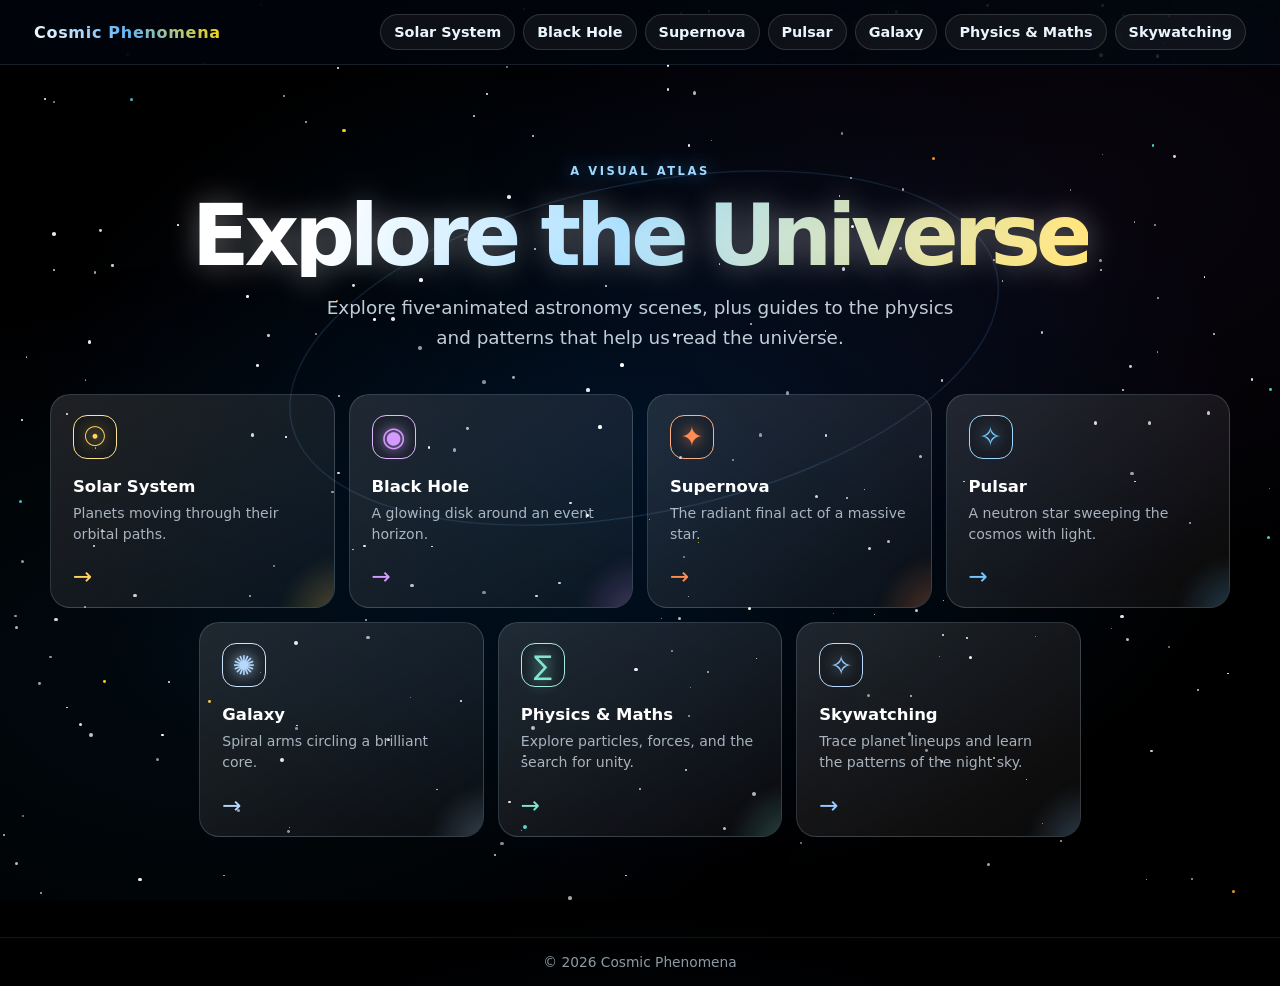
<file: index.html>
<!DOCTYPE html>
<html lang="en">
<head>
  <meta charset="UTF-8" />
  <meta name="viewport" content="width=device-width, initial-scale=1.0" />
  <title>Cosmic Phenomena | Home</title>
  <link rel="stylesheet" href="assets/css/style.css" />
</head>
<body data-section="">
  <div class="site-wrap">
    <div class="stars"></div>
    <header class="header">
      <div class="brand">Cosmic Phenomena</div>
      <nav class="nav">
        <a href="solar-system.html">Solar System</a>
        <a href="black-hole.html">Black Hole</a>
        <a href="supernova.html">Supernova</a>
        <a href="pulsar.html">Pulsar</a>
        <a href="galaxy.html">Galaxy</a>
        <a href="physics.html">Physics &amp; Maths</a>
        <a href="skywatching.html">Skywatching</a>
      </nav>
    </header>

    <main class="main">
      <section class="hero">
        <div class="hero-eyebrow">A VISUAL ATLAS</div>
        <h1>Explore the Universe</h1>
        <p>Explore five animated astronomy scenes, plus guides to the physics and patterns that help us read the universe.</p>
        <div class="card-grid">
          <a class="card card-solar" href="solar-system.html"><span class="card-icon">☉</span><span><h3>Solar System</h3><p>Planets moving through their orbital paths.</p></span><span class="card-arrow">→</span></a>
          <a class="card card-black-hole" href="black-hole.html"><span class="card-icon">◉</span><span><h3>Black Hole</h3><p>A glowing disk around an event horizon.</p></span><span class="card-arrow">→</span></a>
          <a class="card card-supernova" href="supernova.html"><span class="card-icon">✦</span><span><h3>Supernova</h3><p>The radiant final act of a massive star.</p></span><span class="card-arrow">→</span></a>
          <a class="card card-pulsar" href="pulsar.html"><span class="card-icon">✧</span><span><h3>Pulsar</h3><p>A neutron star sweeping the cosmos with light.</p></span><span class="card-arrow">→</span></a>
          <a class="card card-galaxy" href="galaxy.html"><span class="card-icon">✺</span><span><h3>Galaxy</h3><p>Spiral arms circling a brilliant core.</p></span><span class="card-arrow">→</span></a>
          <a class="card card-physics" href="physics.html"><span class="card-icon">∑</span><span><h3>Physics &amp; Maths</h3><p>Explore particles, forces, and the search for unity.</p></span><span class="card-arrow">→</span></a>
          <a class="card card-skywatching" href="skywatching.html"><span class="card-icon">✧</span><span><h3>Skywatching</h3><p>Trace planet lineups and learn the patterns of the night sky.</p></span><span class="card-arrow">→</span></a>
        </div>
      </section>
    </main>

    <footer class="footer">© 2026 Cosmic Phenomena</footer>
  </div>
  <script src="assets/js/main.js"></script>
</body>
</html>
</file>
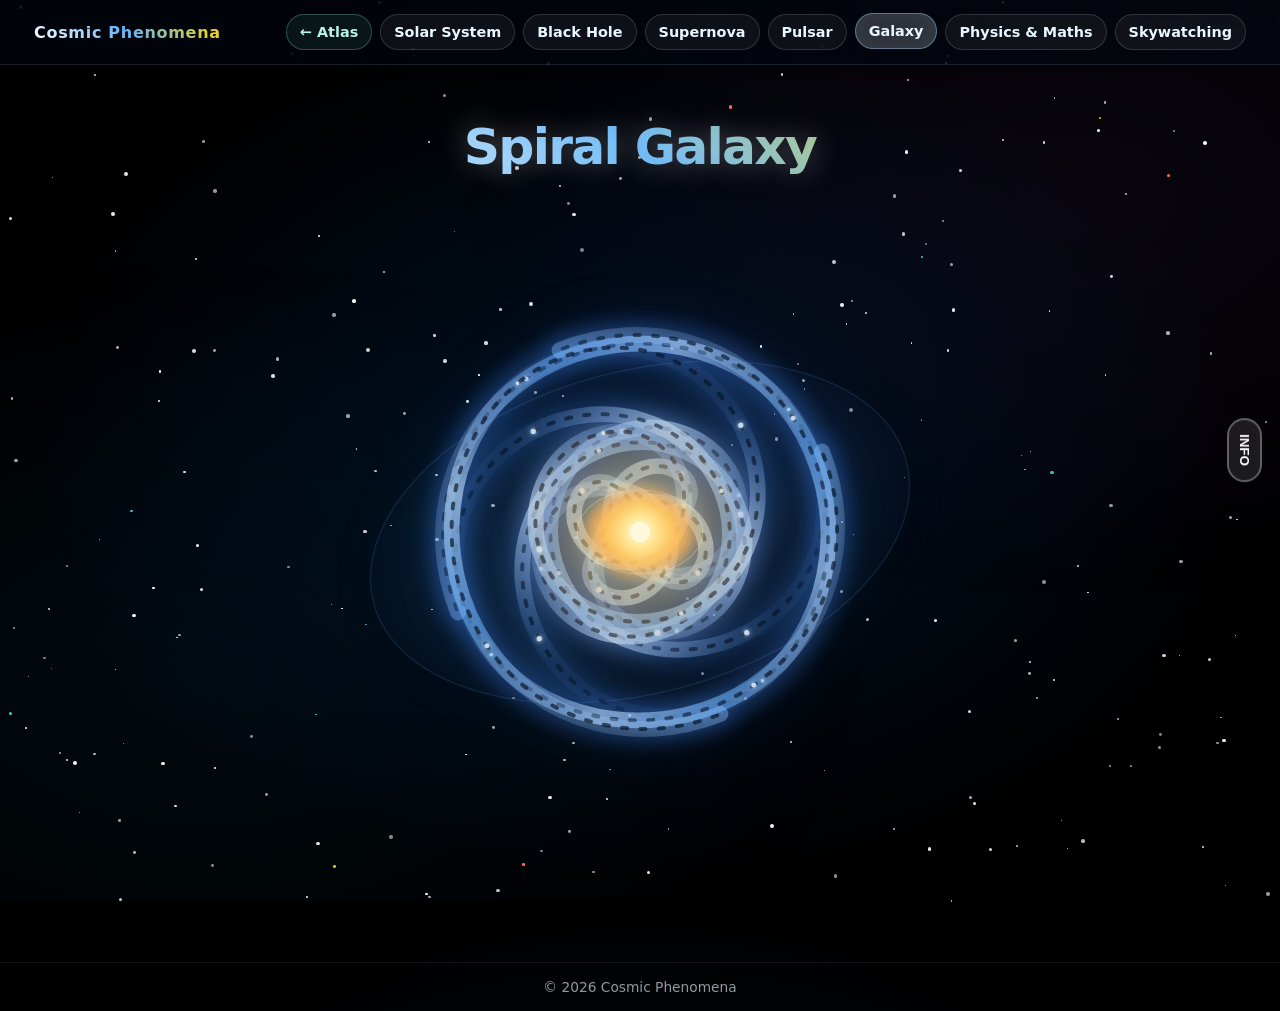
<file: galaxy.html>
<!DOCTYPE html>
<html lang="en">
<head>
  <meta charset="UTF-8" />
  <meta name="viewport" content="width=device-width, initial-scale=1.0" />
  <title>Cosmic Phenomena | Galaxy</title>
  <link rel="stylesheet" href="assets/css/style.css" />
</head>
<body data-section="galaxy">
  <div class="site-wrap">
    <div class="stars"></div>
    <header class="header">
      <div class="brand">Cosmic Phenomena</div>
      <nav class="nav">
        <a class="atlas-link" href="index.html">← Atlas</a>
        <a href="solar-system.html">Solar System</a>
        <a href="black-hole.html">Black Hole</a>
        <a href="supernova.html">Supernova</a>
        <a href="pulsar.html">Pulsar</a>
        <a class="active" href="galaxy.html">Galaxy</a>
        <a href="physics.html">Physics &amp; Maths</a>
        <a href="skywatching.html">Skywatching</a>
      </nav>
    </header>

    <button class="info-toggle" type="button" aria-controls="infoPanel" aria-expanded="false" aria-label="Open galaxy information" onclick="toggleInfoPanel()">INFO</button>
    <div class="info-panel" id="infoPanel" aria-hidden="true"><div class="info-content" id="infoContent"></div></div>

    <main class="main">
      <section class="scene">
        <div class="section-title">Spiral Galaxy</div>
        <div class="galaxy-container" role="img" aria-label="An animated spiral galaxy with a luminous core and four spiral arms">
          <svg class="galaxy-art" viewBox="0 0 800 800" aria-hidden="true" focusable="false">
            <defs>
              <radialGradient id="galaxy-disk">
                <stop offset="0" stop-color="#fff3b0" stop-opacity=".5" />
                <stop offset=".18" stop-color="#8dbdff" stop-opacity=".18" />
                <stop offset=".62" stop-color="#3167ad" stop-opacity=".08" />
                <stop offset="1" stop-color="#10203b" stop-opacity="0" />
              </radialGradient>
              <radialGradient id="galaxy-core">
                <stop offset="0" stop-color="#fffef2" />
                <stop offset=".12" stop-color="#fff7cb" />
                <stop offset=".32" stop-color="#ffe28a" />
                <stop offset=".58" stop-color="#ffc35c" stop-opacity=".74" />
                <stop offset="1" stop-color="#ff9b42" stop-opacity="0" />
              </radialGradient>
              <linearGradient id="galaxy-arm" x1="0" y1="0" x2="1" y2=".2">
                <stop offset="0" stop-color="#d6edff" stop-opacity=".05" />
                <stop offset=".28" stop-color="#73b9ff" stop-opacity=".68" />
                <stop offset=".6" stop-color="#c4e3ff" stop-opacity=".82" />
                <stop offset="1" stop-color="#6ba7ff" stop-opacity=".08" />
              </linearGradient>
              <filter id="galaxy-soft-glow" x="-40%" y="-40%" width="180%" height="180%">
                <feGaussianBlur stdDeviation="12" />
              </filter>
              <filter id="galaxy-star-glow" x="-300%" y="-300%" width="700%" height="700%">
                <feGaussianBlur stdDeviation="2.2" result="blur" />
                <feMerge><feMergeNode in="blur" /><feMergeNode in="SourceGraphic" /></feMerge>
              </filter>
              <path id="galaxy-spiral-path" d="M 418 398 C 454 384 469 352 447 334 C 422 314 383 328 370 360 C 352 404 384 446 430 450 C 485 455 524 411 513 358 C 501 301 439 268 380 285 C 311 306 280 381 307 447 C 340 528 441 558 522 515 C 620 463 638 342 570 260 C 500 175 365 160 270 225 C 181 287 153 395 192 492" />
              <g id="galaxy-star-clusters">
                <circle cx="447" cy="334" r="3.2" /><circle cx="370" cy="360" r="2.2" /><circle cx="430" cy="450" r="2.8" />
                <circle cx="513" cy="358" r="2.3" /><circle cx="380" cy="285" r="3.4" /><circle cx="307" cy="447" r="2.5" />
                <circle cx="522" cy="515" r="3" /><circle cx="570" cy="260" r="2.1" /><circle cx="270" cy="225" r="2.8" />
              </g>
            </defs>
            <ellipse class="galaxy-backglow" cx="400" cy="400" rx="340" ry="210" fill="url(#galaxy-disk)" />
            <ellipse class="galaxy-disc-edge" cx="400" cy="400" rx="315" ry="184" />
            <g class="galaxy-spiral-arms">
              <g class="spiral-arm arm-1">
                <use href="#galaxy-spiral-path" class="arm-halo" />
                <use href="#galaxy-spiral-path" class="arm-light" />
                <use href="#galaxy-spiral-path" class="arm-dust" />
                <use href="#galaxy-star-clusters" class="arm-stars" />
              </g>
              <g class="spiral-arm arm-2"><use href="#galaxy-spiral-path" class="arm-halo" /><use href="#galaxy-spiral-path" class="arm-light" /><use href="#galaxy-spiral-path" class="arm-dust" /><use href="#galaxy-star-clusters" class="arm-stars" /></g>
              <g class="spiral-arm arm-3"><use href="#galaxy-spiral-path" class="arm-halo" /><use href="#galaxy-spiral-path" class="arm-light" /><use href="#galaxy-spiral-path" class="arm-dust" /><use href="#galaxy-star-clusters" class="arm-stars" /></g>
              <g class="spiral-arm arm-4"><use href="#galaxy-spiral-path" class="arm-halo" /><use href="#galaxy-spiral-path" class="arm-light" /><use href="#galaxy-spiral-path" class="arm-dust" /><use href="#galaxy-star-clusters" class="arm-stars" /></g>
            </g>
            <circle class="galaxy-core-halo" cx="400" cy="400" r="145" />
            <ellipse class="galaxy-bulge" cx="400" cy="400" rx="72" ry="48" />
            <circle class="galaxy-core-light" cx="400" cy="400" r="62" />
            <circle class="galaxy-core-point" cx="400" cy="400" r="12" />
          </svg>
        </div>
      </section>
    </main>

    <footer class="footer">© 2026 Cosmic Phenomena</footer>
  </div>
  <script src="assets/js/main.js"></script>
</body>
</html>
</file>
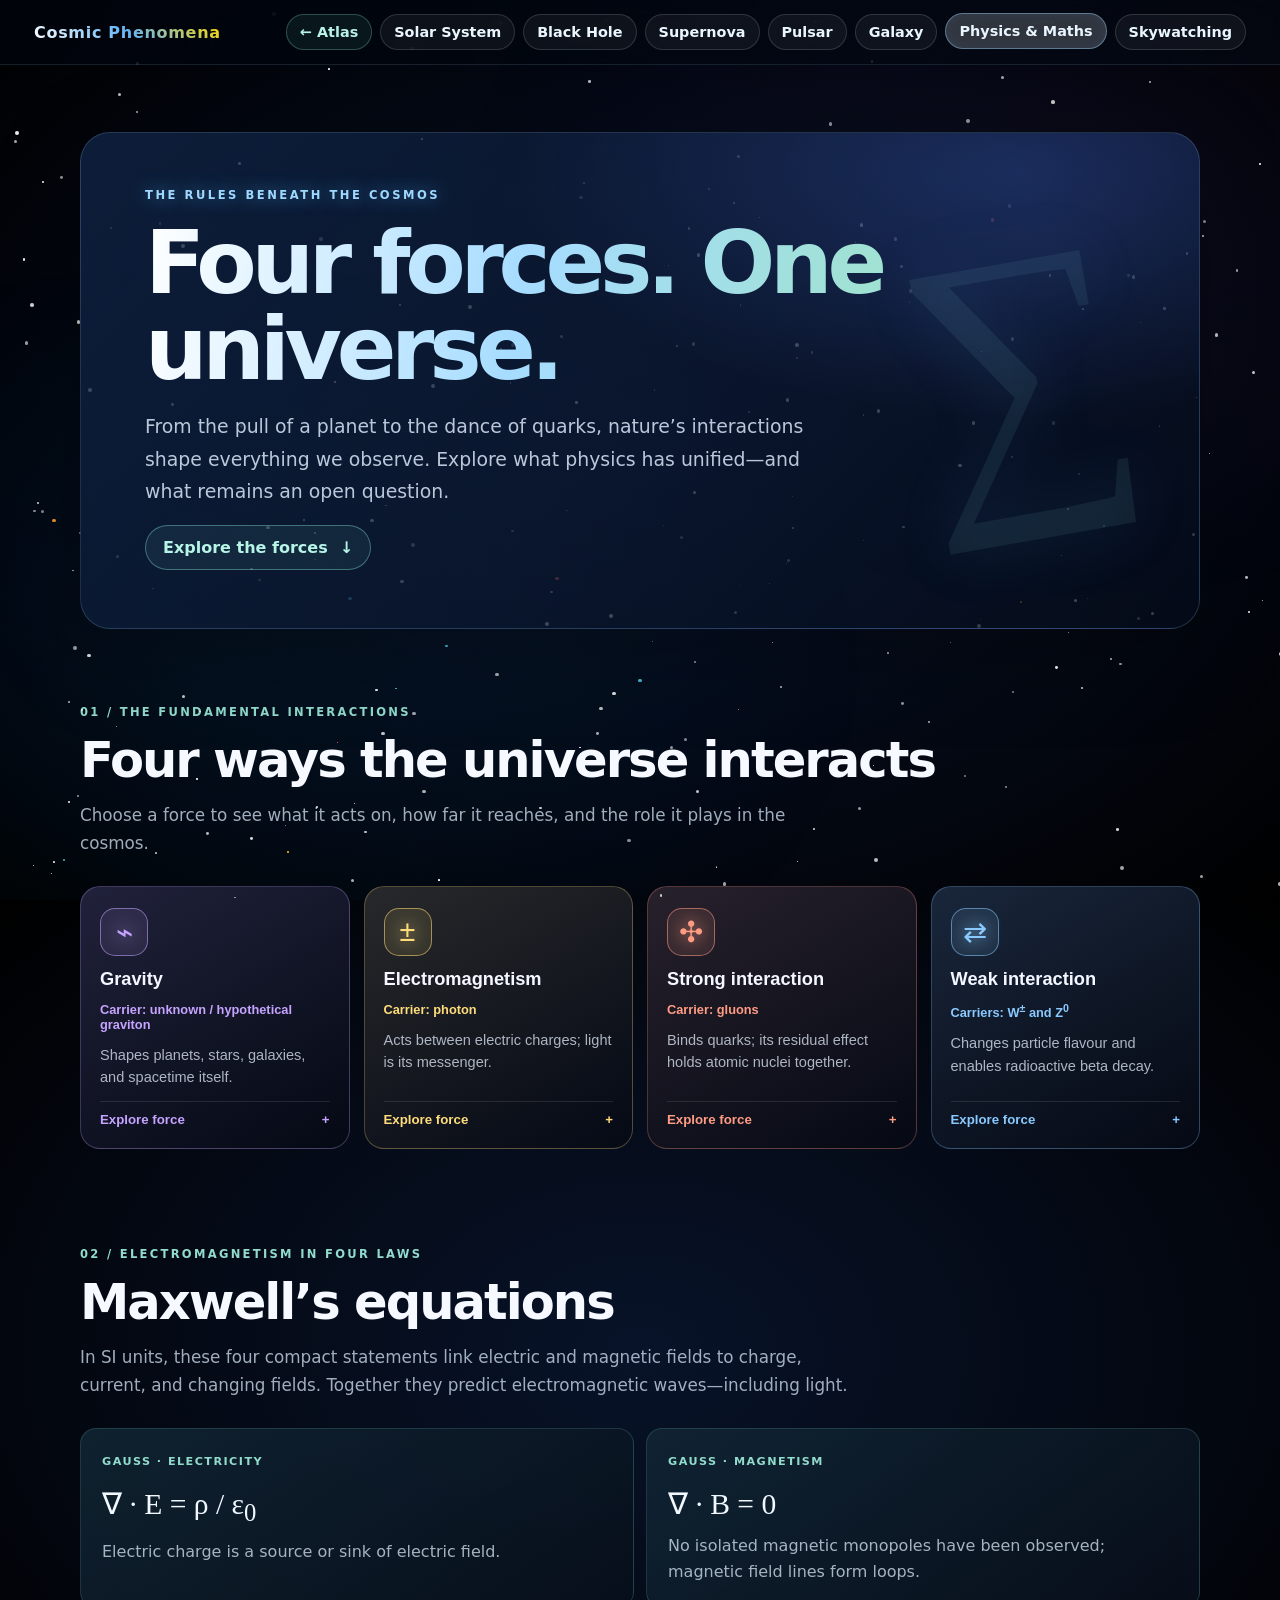
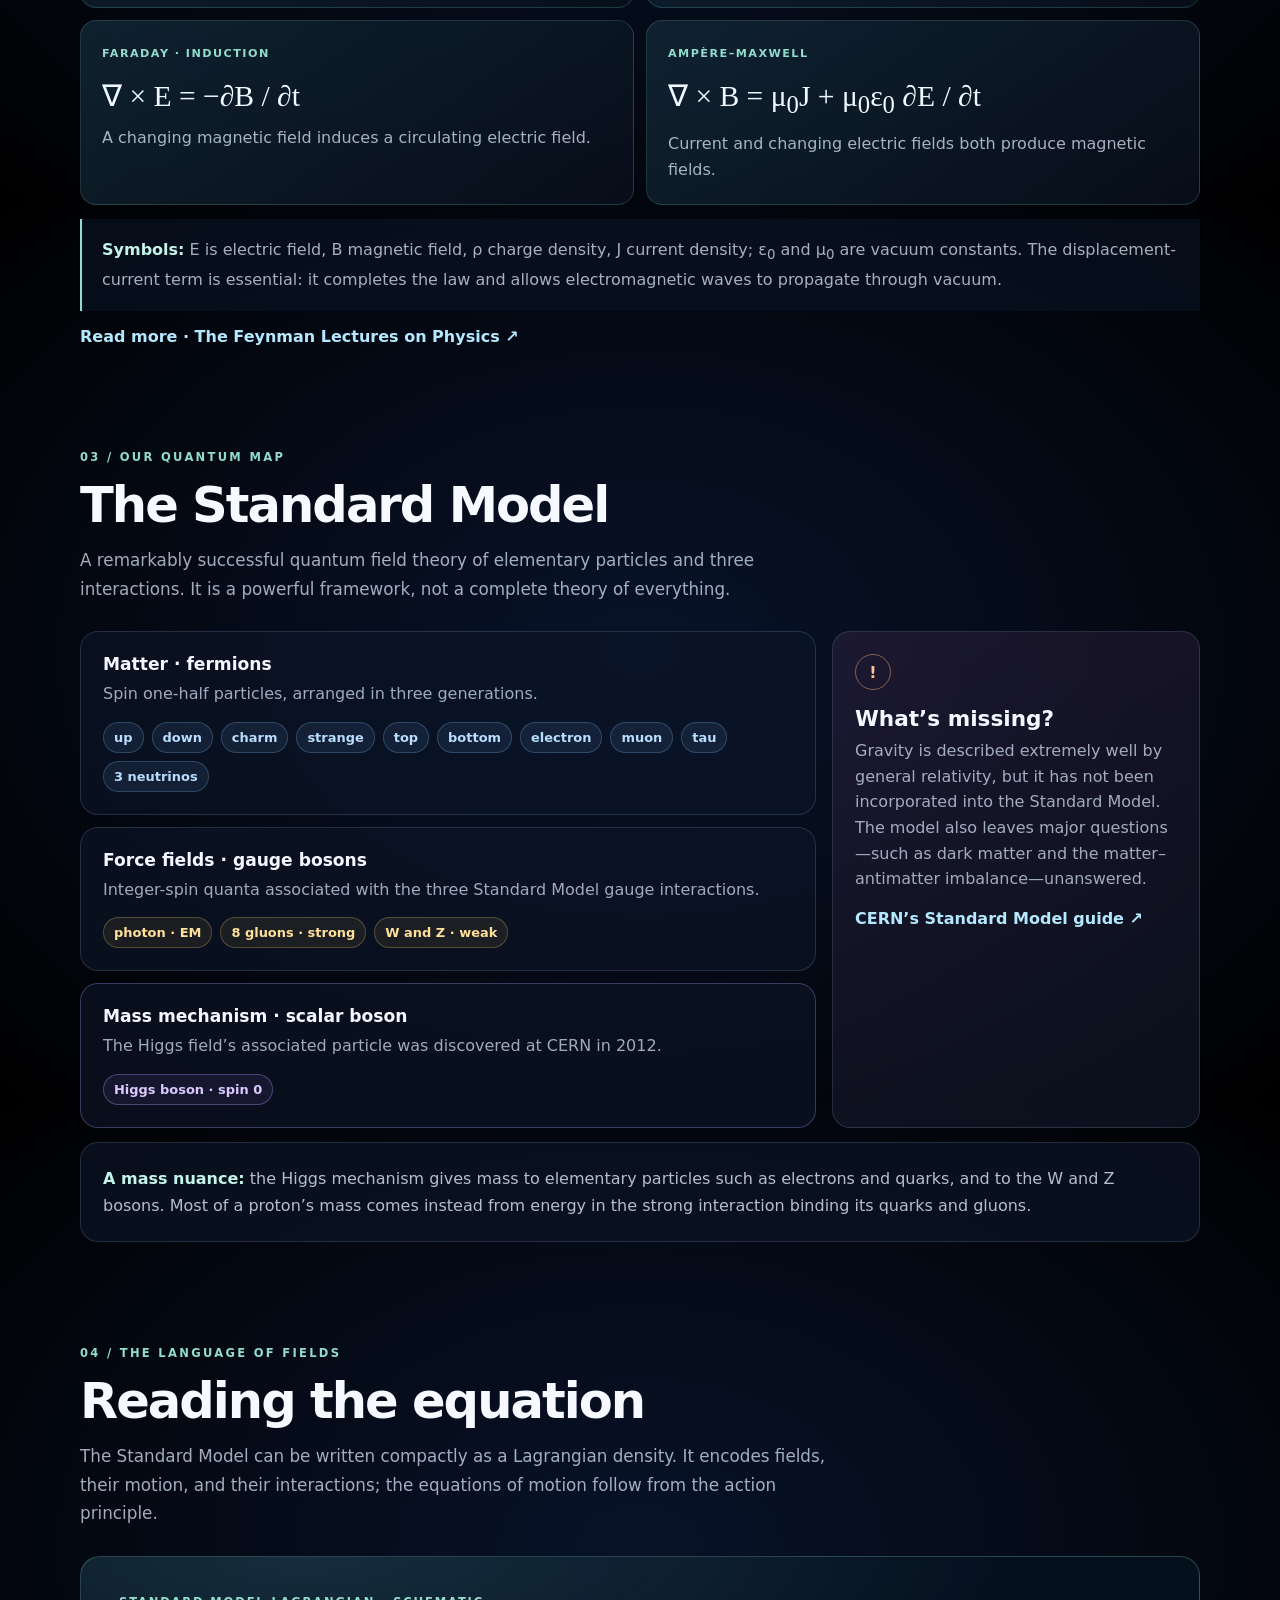
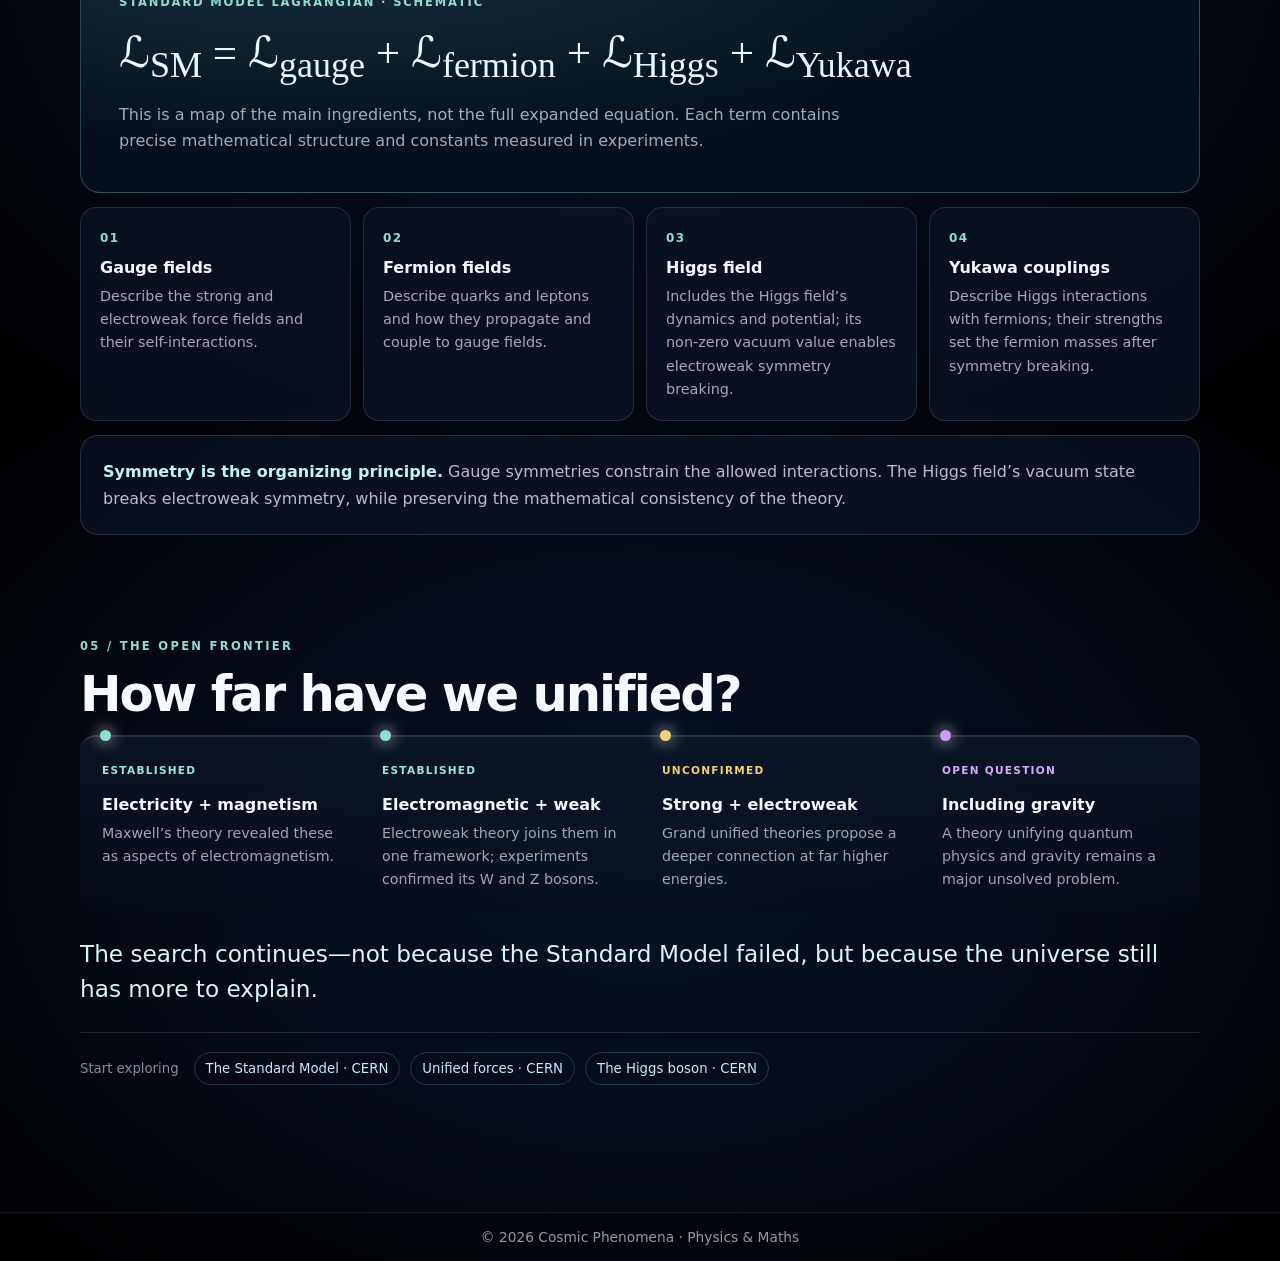
<file: physics.html>
<!DOCTYPE html>
<html lang="en">
<head>
  <meta charset="UTF-8" />
  <meta name="viewport" content="width=device-width, initial-scale=1.0" />
  <meta name="description" content="An interactive guide to the four fundamental forces, the Standard Model, and the search for a unified description of nature." />
  <title>Cosmic Phenomena | Physics &amp; Maths</title>
  <link rel="stylesheet" href="assets/css/style.css" />
</head>
<body data-section="physics">
  <div class="site-wrap">
    <div class="stars" aria-hidden="true"></div>
    <header class="header">
      <a class="brand brand-link" href="index.html" aria-label="Cosmic Phenomena home">Cosmic Phenomena</a>
      <nav class="nav" aria-label="Main navigation">
        <a class="atlas-link" href="index.html">← Atlas</a>
        <a href="solar-system.html">Solar System</a>
        <a href="black-hole.html">Black Hole</a>
        <a href="supernova.html">Supernova</a>
        <a href="pulsar.html">Pulsar</a>
        <a href="galaxy.html">Galaxy</a>
        <a class="active" aria-current="page" href="physics.html">Physics &amp; Maths</a>
        <a href="skywatching.html">Skywatching</a>
      </nav>
    </header>

    <main class="main physics-main">
      <article class="physics-page">
        <header class="physics-hero">
          <div class="hero-eyebrow">THE RULES BENEATH THE COSMOS</div>
          <h1>Four forces. One universe.</h1>
          <p>From the pull of a planet to the dance of quarks, nature’s interactions shape everything we observe. Explore what physics has unified—and what remains an open question.</p>
          <a class="physics-jump" href="#forces">Explore the forces <span aria-hidden="true">↓</span></a>
        </header>

        <section class="physics-section" id="forces" aria-labelledby="forces-title">
          <div class="section-kicker">01 / THE FUNDAMENTAL INTERACTIONS</div>
          <h2 id="forces-title">Four ways the universe interacts</h2>
          <p class="section-lede">Choose a force to see what it acts on, how far it reaches, and the role it plays in the cosmos.</p>
          <div class="force-grid">
            <button class="force-card force-gravity" type="button" aria-expanded="false" aria-controls="force-detail-gravity" data-force="gravity">
              <span class="force-symbol" aria-hidden="true">⌁</span><span class="force-name">Gravity</span><span class="force-carrier">Carrier: unknown / hypothetical graviton</span><span class="force-summary">Shapes planets, stars, galaxies, and spacetime itself.</span><span class="force-expand">Explore force <span aria-hidden="true">+</span></span>
            </button>
            <button class="force-card force-electromagnetism" type="button" aria-expanded="false" aria-controls="force-detail-electromagnetism" data-force="electromagnetism">
              <span class="force-symbol" aria-hidden="true">±</span><span class="force-name">Electromagnetism</span><span class="force-carrier">Carrier: photon</span><span class="force-summary">Acts between electric charges; light is its messenger.</span><span class="force-expand">Explore force <span aria-hidden="true">+</span></span>
            </button>
            <button class="force-card force-strong" type="button" aria-expanded="false" aria-controls="force-detail-strong" data-force="strong">
              <span class="force-symbol" aria-hidden="true">✣</span><span class="force-name">Strong interaction</span><span class="force-carrier">Carrier: gluons</span><span class="force-summary">Binds quarks; its residual effect holds atomic nuclei together.</span><span class="force-expand">Explore force <span aria-hidden="true">+</span></span>
            </button>
            <button class="force-card force-weak" type="button" aria-expanded="false" aria-controls="force-detail-weak" data-force="weak">
              <span class="force-symbol" aria-hidden="true">⇄</span><span class="force-name">Weak interaction</span><span class="force-carrier">Carriers: W<sup>±</sup> and Z<sup>0</sup></span><span class="force-summary">Changes particle flavour and enables radioactive beta decay.</span><span class="force-expand">Explore force <span aria-hidden="true">+</span></span>
            </button>
          </div>
          <div class="force-details" id="force-detail-gravity" data-detail="gravity" hidden><h3>Gravity · the geometry of spacetime</h3><p>General relativity describes gravity as the curvature of spacetime produced by energy and momentum. It dominates at astronomical scales, yet it is not part of the Standard Model’s quantum description. A complete, experimentally confirmed quantum theory of gravity remains unknown.</p></div>
          <div class="force-details" id="force-detail-electromagnetism" data-detail="electromagnetism" hidden><h3>Electromagnetism · charge in motion</h3><p>Electric and magnetic phenomena are two aspects of one interaction. Photons are the force carriers; because they are massless, electromagnetic effects can reach across infinite distances. This force binds electrons to nuclei and underlies chemistry, light, and most everyday contact.</p></div>
          <div class="force-details" id="force-detail-strong" data-detail="strong" hidden><h3>Strong interaction · the glue of matter</h3><p>Quantum chromodynamics (QCD) describes quarks interacting through gluons. The strong interaction confines quarks inside particles such as protons and neutrons. A residual strong interaction between protons and neutrons helps bind atomic nuclei.</p></div>
          <div class="force-details" id="force-detail-weak" data-detail="weak" hidden><h3>Weak interaction · particles can change identity</h3><p>The weak interaction can change one quark flavour into another. It drives beta decay and important reactions in stars, including steps in the proton–proton chain that powers the Sun. Its massive W and Z carriers make its range extremely short.</p></div>
        </section>

        <section class="physics-section maxwell-section" aria-labelledby="maxwell-title">
          <div class="section-kicker">02 / ELECTROMAGNETISM IN FOUR LAWS</div>
          <h2 id="maxwell-title">Maxwell’s equations</h2>
          <p class="section-lede">In SI units, these four compact statements link electric and magnetic fields to charge, current, and changing fields. Together they predict electromagnetic waves—including light.</p>
          <div class="maxwell-grid">
            <article class="maxwell-law"><span>GAUSS · ELECTRICITY</span><div class="maxwell-equation">∇ · E = ρ / ε<sub>0</sub></div><p>Electric charge is a source or sink of electric field.</p></article>
            <article class="maxwell-law"><span>GAUSS · MAGNETISM</span><div class="maxwell-equation">∇ · B = 0</div><p>No isolated magnetic monopoles have been observed; magnetic field lines form loops.</p></article>
            <article class="maxwell-law"><span>FARADAY · INDUCTION</span><div class="maxwell-equation">∇ × E = −∂B / ∂t</div><p>A changing magnetic field induces a circulating electric field.</p></article>
            <article class="maxwell-law"><span>AMPÈRE–MAXWELL</span><div class="maxwell-equation">∇ × B = μ<sub>0</sub>J + μ<sub>0</sub>ε<sub>0</sub> ∂E / ∂t</div><p>Current and changing electric fields both produce magnetic fields.</p></article>
          </div>
          <p class="maxwell-note"><strong>Symbols:</strong> E is electric field, B magnetic field, ρ charge density, J current density; ε<sub>0</sub> and μ<sub>0</sub> are vacuum constants. The displacement-current term is essential: it completes the law and allows electromagnetic waves to propagate through vacuum.</p>
          <a class="maxwell-source" href="https://www.feynmanlectures.caltech.edu/II_20.html" target="_blank" rel="noreferrer">Read more · The Feynman Lectures on Physics ↗</a>
        </section>

        <section class="physics-section model-section" aria-labelledby="model-title">
          <div class="section-kicker">03 / OUR QUANTUM MAP</div>
          <h2 id="model-title">The Standard Model</h2>
          <p class="section-lede">A remarkably successful quantum field theory of elementary particles and three interactions. It is a powerful framework, not a complete theory of everything.</p>
          <div class="model-layout">
            <div class="particle-map">
              <div class="particle-family"><h3>Matter · fermions</h3><p>Spin one-half particles, arranged in three generations.</p><div class="particle-chips"><span>up</span><span>down</span><span>charm</span><span>strange</span><span>top</span><span>bottom</span><span>electron</span><span>muon</span><span>tau</span><span>3 neutrinos</span></div></div>
              <div class="particle-family"><h3>Force fields · gauge bosons</h3><p>Integer-spin quanta associated with the three Standard Model gauge interactions.</p><div class="particle-chips boson-chips"><span>photon · EM</span><span>8 gluons · strong</span><span>W and Z · weak</span></div></div>
              <div class="particle-family higgs-family"><h3>Mass mechanism · scalar boson</h3><p>The Higgs field’s associated particle was discovered at CERN in 2012.</p><div class="particle-chips"><span>Higgs boson · spin 0</span></div></div>
            </div>
            <aside class="model-limit"><span class="limit-mark" aria-hidden="true">!</span><h3>What’s missing?</h3><p>Gravity is described extremely well by general relativity, but it has not been incorporated into the Standard Model. The model also leaves major questions—such as dark matter and the matter–antimatter imbalance—unanswered.</p><a href="https://home.cern/science/physics/standard-model/" target="_blank" rel="noreferrer">CERN’s Standard Model guide ↗</a></aside>
          </div>
          <p class="mass-note"><strong>A mass nuance:</strong> the Higgs mechanism gives mass to elementary particles such as electrons and quarks, and to the W and Z bosons. Most of a proton’s mass comes instead from energy in the strong interaction binding its quarks and gluons.</p>
        </section>

        <section class="physics-section lagrangian-section" aria-labelledby="lagrangian-title">
          <div class="section-kicker">04 / THE LANGUAGE OF FIELDS</div>
          <h2 id="lagrangian-title">Reading the equation</h2>
          <p class="section-lede">The Standard Model can be written compactly as a Lagrangian density. It encodes fields, their motion, and their interactions; the equations of motion follow from the action principle.</p>
          <div class="equation-card" aria-label="A schematic decomposition of the Standard Model Lagrangian">
            <div class="equation-label">STANDARD MODEL LAGRANGIAN · SCHEMATIC</div>
            <div class="equation">ℒ<sub>SM</sub> = ℒ<sub>gauge</sub> + ℒ<sub>fermion</sub> + ℒ<sub>Higgs</sub> + ℒ<sub>Yukawa</sub></div>
            <p>This is a map of the main ingredients, not the full expanded equation. Each term contains precise mathematical structure and constants measured in experiments.</p>
          </div>
          <div class="term-grid">
            <article class="term-card"><span>01</span><h3>Gauge fields</h3><p>Describe the strong and electroweak force fields and their self-interactions.</p></article>
            <article class="term-card"><span>02</span><h3>Fermion fields</h3><p>Describe quarks and leptons and how they propagate and couple to gauge fields.</p></article>
            <article class="term-card"><span>03</span><h3>Higgs field</h3><p>Includes the Higgs field’s dynamics and potential; its non-zero vacuum value enables electroweak symmetry breaking.</p></article>
            <article class="term-card"><span>04</span><h3>Yukawa couplings</h3><p>Describe Higgs interactions with fermions; their strengths set the fermion masses after symmetry breaking.</p></article>
          </div>
          <p class="symmetry-note"><strong>Symmetry is the organizing principle.</strong> Gauge symmetries constrain the allowed interactions. The Higgs field’s vacuum state breaks electroweak symmetry, while preserving the mathematical consistency of the theory.</p>
        </section>

        <section class="physics-section unification-section" aria-labelledby="unification-title">
          <div class="section-kicker">05 / THE OPEN FRONTIER</div>
          <h2 id="unification-title">How far have we unified?</h2>
          <div class="unification-track">
            <article class="unification-step achieved"><span class="step-state">ESTABLISHED</span><h3>Electricity + magnetism</h3><p>Maxwell’s theory revealed these as aspects of electromagnetism.</p></article>
            <article class="unification-step achieved"><span class="step-state">ESTABLISHED</span><h3>Electromagnetic + weak</h3><p>Electroweak theory joins them in one framework; experiments confirmed its W and Z bosons.</p></article>
            <article class="unification-step proposed"><span class="step-state">UNCONFIRMED</span><h3>Strong + electroweak</h3><p>Grand unified theories propose a deeper connection at far higher energies.</p></article>
            <article class="unification-step open-question"><span class="step-state">OPEN QUESTION</span><h3>Including gravity</h3><p>A theory unifying quantum physics and gravity remains a major unsolved problem.</p></article>
          </div>
          <p class="closing-question">The search continues—not because the Standard Model failed, but because the universe still has more to explain.</p>
          <div class="source-links"><span>Start exploring</span><a href="https://home.cern/science/physics/standard-model/" target="_blank" rel="noreferrer">The Standard Model · CERN</a><a href="https://home.cern/science/physics/unified-forces/" target="_blank" rel="noreferrer">Unified forces · CERN</a><a href="https://home.cern/science/physics/higgs-boson/" target="_blank" rel="noreferrer">The Higgs boson · CERN</a></div>
        </section>
      </article>
    </main>
    <footer class="footer">© 2026 Cosmic Phenomena · Physics &amp; Maths</footer>
  </div>
  <script src="assets/js/main.js"></script>
</body>
</html>
</file>
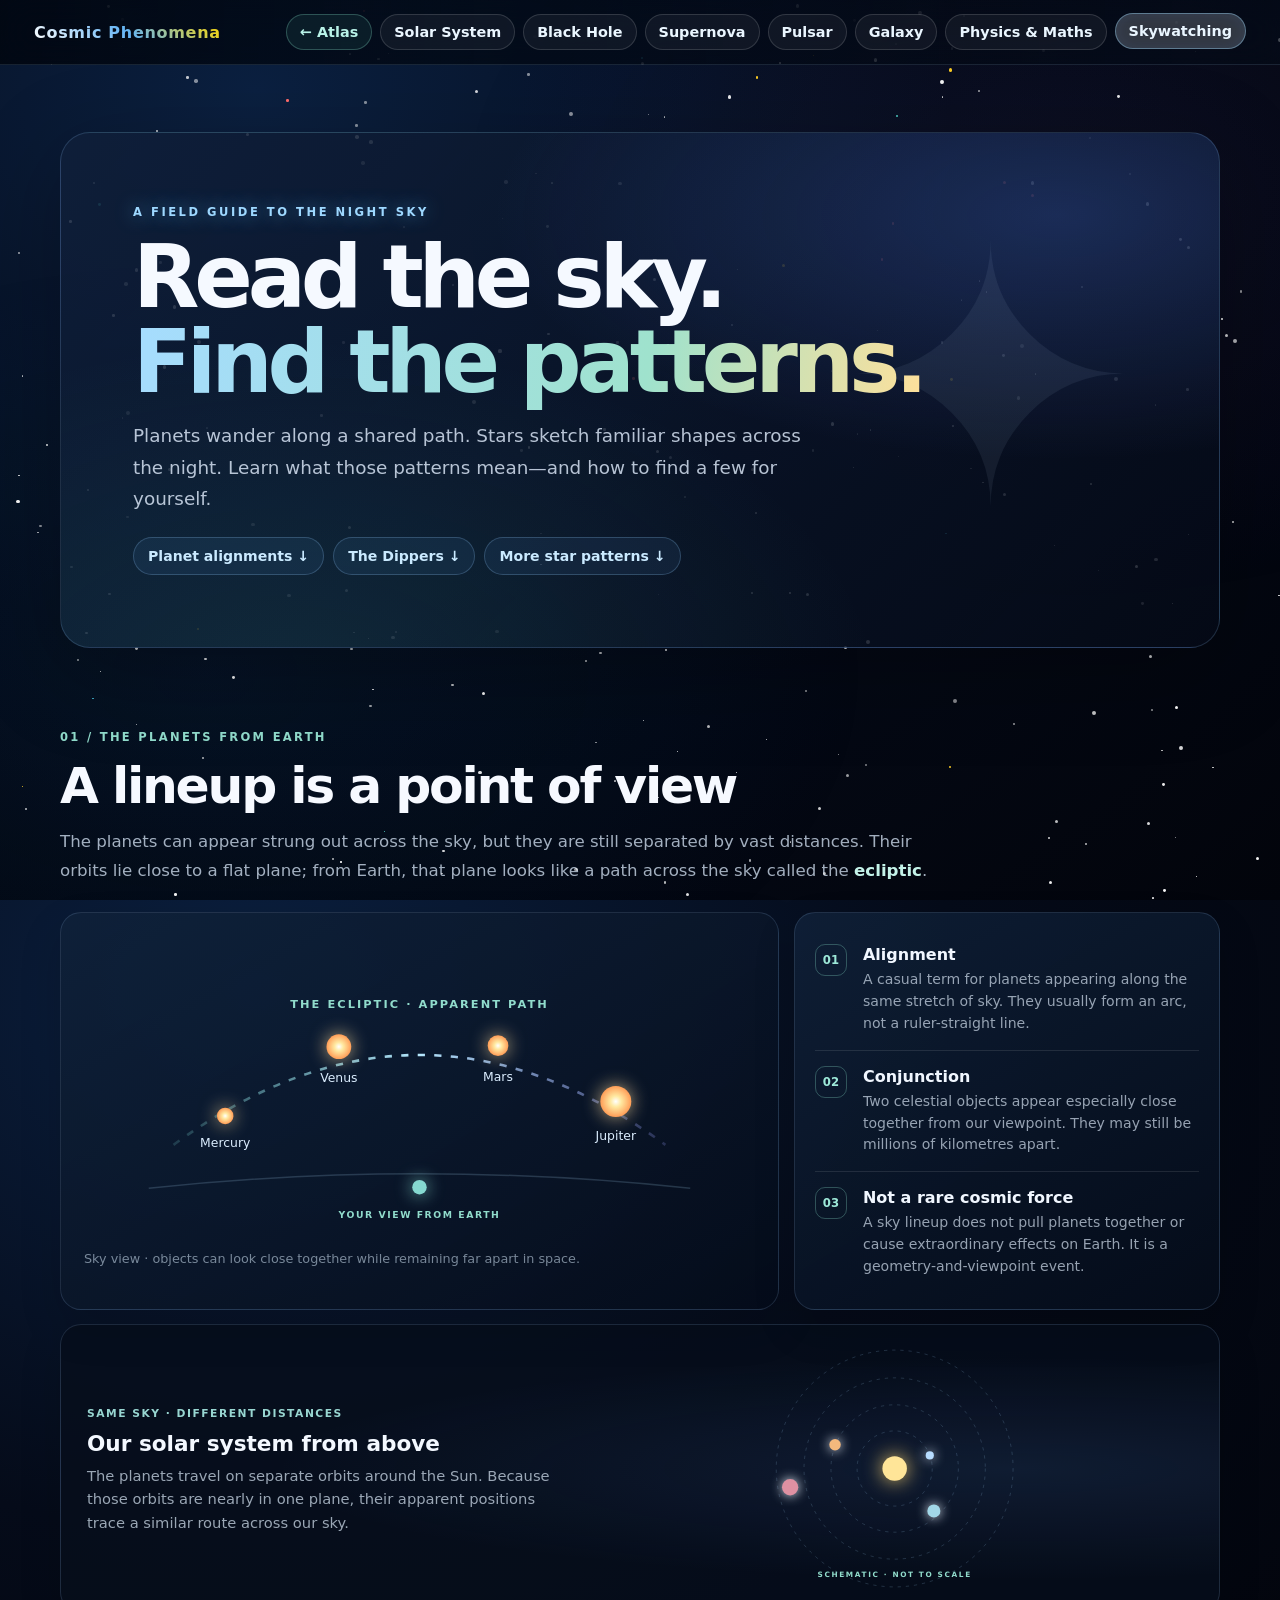
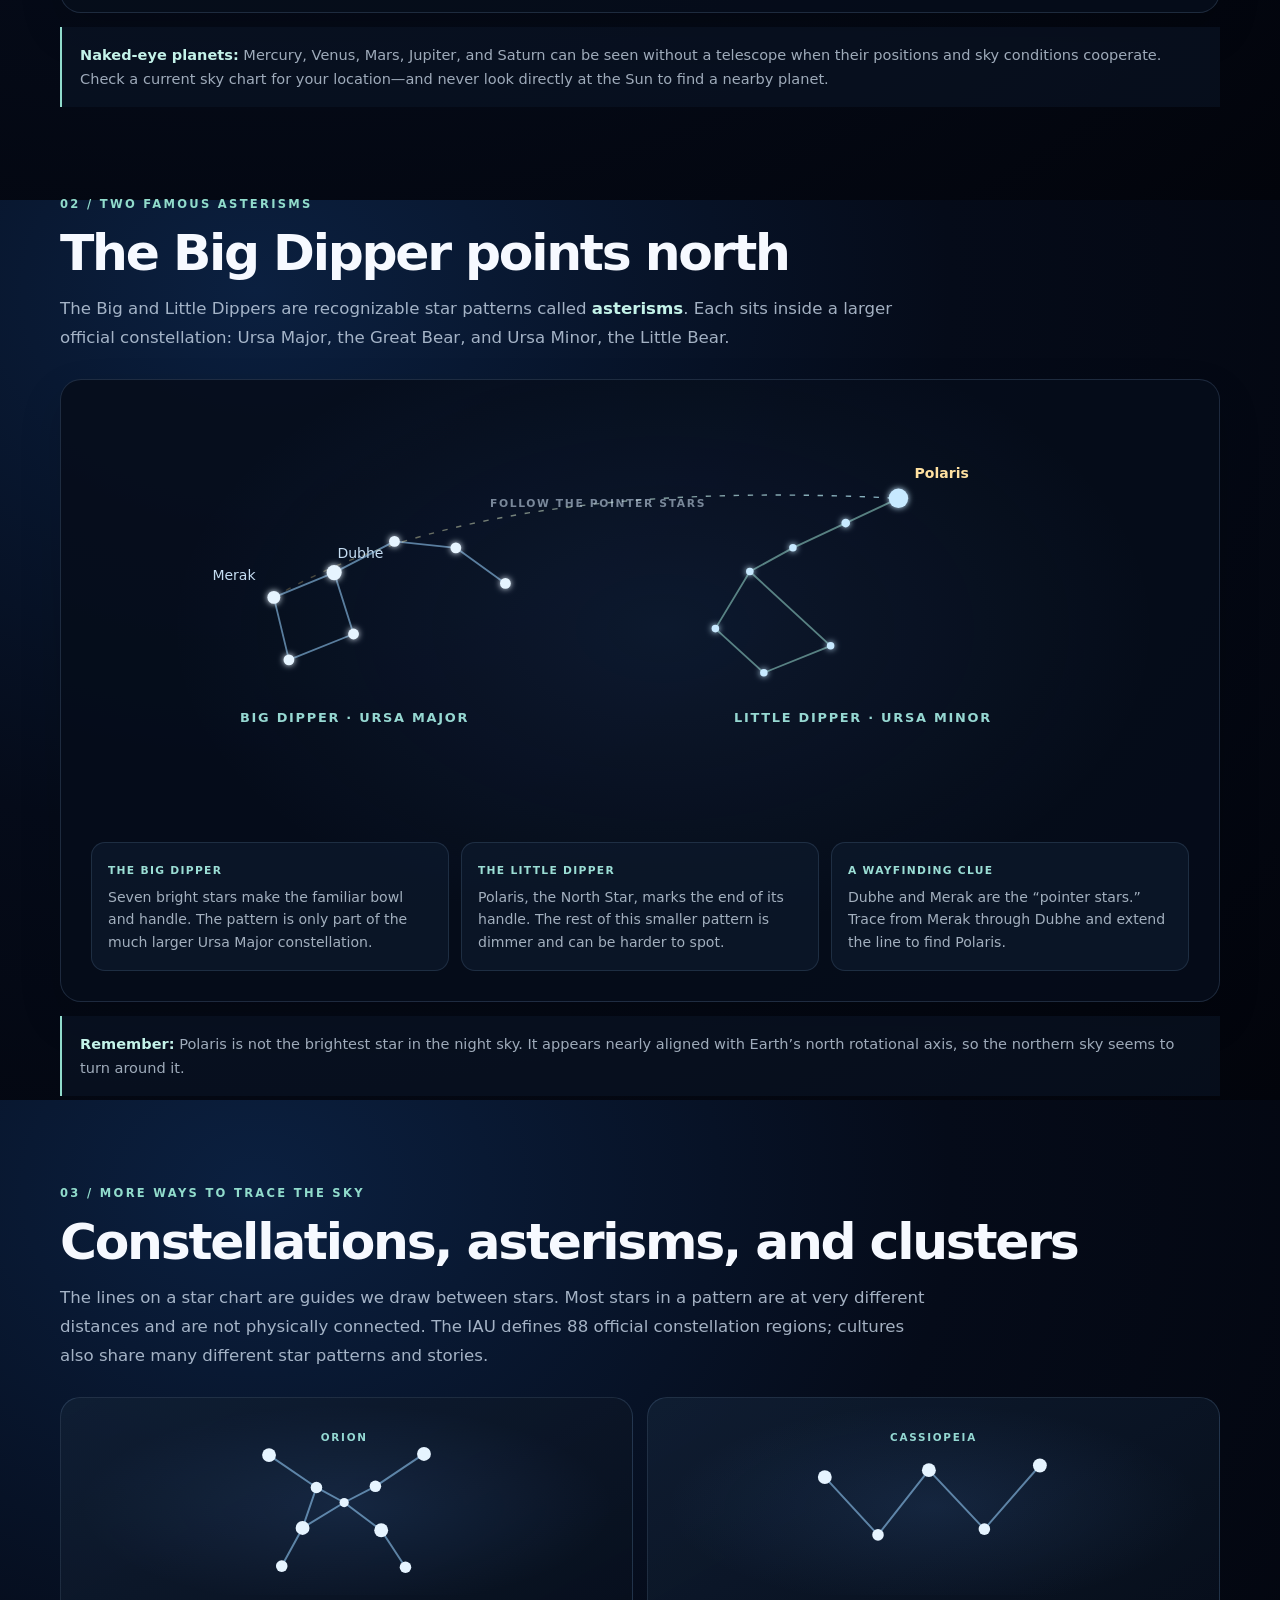
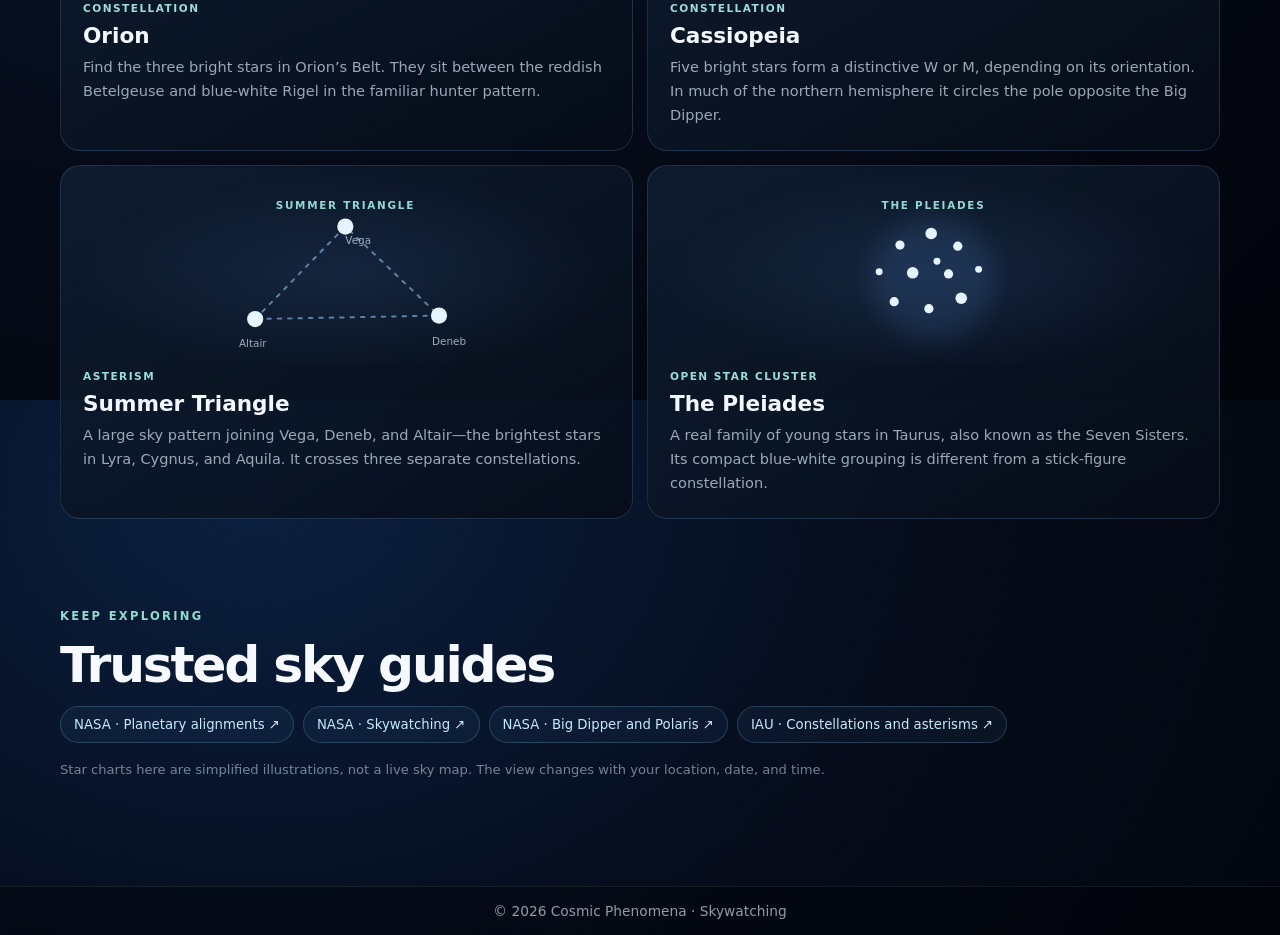
<file: skywatching.html>
<!DOCTYPE html>
<html lang="en">
<head>
  <meta charset="UTF-8" />
  <meta name="viewport" content="width=device-width, initial-scale=1.0" />
  <meta name="description" content="Learn to read planetary alignments, find the Big and Little Dipper, and recognize familiar constellations and star clusters." />
  <title>Cosmic Phenomena | Skywatching</title>
  <link rel="stylesheet" href="assets/css/style.css" />
</head>
<body data-section="skywatching">
  <div class="site-wrap">
    <div class="stars" aria-hidden="true"></div>
    <header class="header">
      <a class="brand brand-link" href="index.html" aria-label="Cosmic Phenomena home">Cosmic Phenomena</a>
      <nav class="nav" aria-label="Main navigation">
        <a class="atlas-link" href="index.html">← Atlas</a>
        <a href="solar-system.html">Solar System</a>
        <a href="black-hole.html">Black Hole</a>
        <a href="supernova.html">Supernova</a>
        <a href="pulsar.html">Pulsar</a>
        <a href="galaxy.html">Galaxy</a>
        <a href="physics.html">Physics &amp; Maths</a>
        <a class="active" aria-current="page" href="skywatching.html">Skywatching</a>
      </nav>
    </header>

    <main class="main physics-main sky-main">
      <article class="sky-page">
        <header class="sky-hero">
          <div class="hero-eyebrow">A FIELD GUIDE TO THE NIGHT SKY</div>
          <h1>Read the sky.<br /><span>Find the patterns.</span></h1>
          <p>Planets wander along a shared path. Stars sketch familiar shapes across the night. Learn what those patterns mean—and how to find a few for yourself.</p>
          <nav class="sky-jumps" aria-label="Skywatching topics">
            <a href="#alignments">Planet alignments <span aria-hidden="true">↓</span></a>
            <a href="#dippers">The Dippers <span aria-hidden="true">↓</span></a>
            <a href="#patterns">More star patterns <span aria-hidden="true">↓</span></a>
          </nav>
        </header>

        <section class="sky-section alignment-section" id="alignments" aria-labelledby="alignments-title">
          <div class="sky-kicker">01 / THE PLANETS FROM EARTH</div>
          <h2 id="alignments-title">A lineup is a point of view</h2>
          <p class="sky-lede">The planets can appear strung out across the sky, but they are still separated by vast distances. Their orbits lie close to a flat plane; from Earth, that plane looks like a path across the sky called the <strong>ecliptic</strong>.</p>

          <div class="alignment-grid">
            <figure class="alignment-card sky-view-card">
              <svg class="sky-diagram sky-dome" viewBox="0 0 600 300" role="img" aria-labelledby="dome-title dome-desc">
                <title id="dome-title">Planets appearing along the ecliptic</title>
                <desc id="dome-desc">From Earth, several planets appear at different points along a gently curved arc called the ecliptic.</desc>
                <defs>
                  <linearGradient id="ecliptic-line" x1="0" y1="0" x2="1" y2="0"><stop stop-color="#79d9d5" stop-opacity=".18"/><stop offset=".5" stop-color="#b7e9ff"/><stop offset="1" stop-color="#9a9dff" stop-opacity=".22"/></linearGradient>
                  <radialGradient id="planet-glow"><stop stop-color="#fff"/><stop offset=".35" stop-color="#ffe9a1"/><stop offset="1" stop-color="#ff9d57"/></radialGradient>
                </defs>
                <path class="sky-horizon" d="M38 248 Q300 220 562 248" />
                <path class="ecliptic-arc" d="M62 206 Q300 32 538 206" />
                <text x="300" y="74" text-anchor="middle" class="diagram-label">THE ECLIPTIC · APPARENT PATH</text>
                <g class="diagram-planet mercury-dot"><circle cx="112" cy="178" r="8"/><text x="112" y="208">Mercury</text></g>
                <g class="diagram-planet venus-dot"><circle cx="222" cy="111" r="12"/><text x="222" y="145">Venus</text></g>
                <g class="diagram-planet mars-dot"><circle cx="376" cy="110" r="10"/><text x="376" y="144">Mars</text></g>
                <g class="diagram-planet jupiter-dot"><circle cx="490" cy="164" r="15"/><text x="490" y="201">Jupiter</text></g>
                <circle class="earth-observer" cx="300" cy="247" r="7" />
                <text x="300" y="277" text-anchor="middle" class="observer-label">YOUR VIEW FROM EARTH</text>
              </svg>
              <figcaption>Sky view · objects can look close together while remaining far apart in space.</figcaption>
            </figure>
            <div class="alignment-copy">
              <article class="sky-note"><span class="note-mark">01</span><div><h3>Alignment</h3><p>A casual term for planets appearing along the same stretch of sky. They usually form an arc, not a ruler-straight line.</p></div></article>
              <article class="sky-note"><span class="note-mark">02</span><div><h3>Conjunction</h3><p>Two celestial objects appear especially close together from our viewpoint. They may still be millions of kilometres apart.</p></div></article>
              <article class="sky-note"><span class="note-mark">03</span><div><h3>Not a rare cosmic force</h3><p>A sky lineup does not pull planets together or cause extraordinary effects on Earth. It is a geometry-and-viewpoint event.</p></div></article>
            </div>
          </div>
          <div class="orbit-perspective">
            <div class="orbit-copy"><span class="orbit-tag">SAME SKY · DIFFERENT DISTANCES</span><h3>Our solar system from above</h3><p>The planets travel on separate orbits around the Sun. Because those orbits are nearly in one plane, their apparent positions trace a similar route across our sky.</p></div>
            <svg class="orbit-diagram" viewBox="0 0 600 300" role="img" aria-labelledby="orbit-title orbit-desc">
              <title id="orbit-title">Planets on separate solar orbits</title>
              <desc id="orbit-desc">A top-down schematic shows four planets on different circular orbits around the Sun.</desc>
              <circle class="orbit-ring ring-a" cx="300" cy="150" r="46"/><circle class="orbit-ring ring-b" cx="300" cy="150" r="78"/><circle class="orbit-ring ring-c" cx="300" cy="150" r="111"/><circle class="orbit-ring ring-d" cx="300" cy="150" r="145"/>
              <circle class="orbit-sun" cx="300" cy="150" r="15"/><circle class="orbit-body body-a" cx="343" cy="134" r="5"/><circle class="orbit-body body-b" cx="227" cy="121" r="7"/><circle class="orbit-body body-c" cx="348" cy="202" r="8"/><circle class="orbit-body body-d" cx="172" cy="173" r="10"/>
              <text x="300" y="283" text-anchor="middle" class="orbit-caption">SCHEMATIC · NOT TO SCALE</text>
            </svg>
          </div>
          <p class="sky-tip"><strong>Naked-eye planets:</strong> Mercury, Venus, Mars, Jupiter, and Saturn can be seen without a telescope when their positions and sky conditions cooperate. Check a current sky chart for your location—and never look directly at the Sun to find a nearby planet.</p>
        </section>

        <section class="sky-section dipper-section" id="dippers" aria-labelledby="dippers-title">
          <div class="sky-kicker">02 / TWO FAMOUS ASTERISMS</div>
          <h2 id="dippers-title">The Big Dipper points north</h2>
          <p class="sky-lede">The Big and Little Dippers are recognizable star patterns called <strong>asterisms</strong>. Each sits inside a larger official constellation: Ursa Major, the Great Bear, and Ursa Minor, the Little Bear.</p>

          <div class="dipper-chart">
            <svg class="sky-diagram dipper-map" viewBox="0 0 900 390" role="img" aria-labelledby="dipper-map-title dipper-map-desc">
              <title id="dipper-map-title">Big Dipper, pointer stars, Polaris, and Little Dipper</title>
              <desc id="dipper-map-desc">The two stars at the outer edge of the Big Dipper's bowl point toward Polaris, which is at the end of the Little Dipper's handle.</desc>
              <defs><filter id="star-shimmer" x="-300%" y="-300%" width="700%" height="700%"><feGaussianBlur stdDeviation="3" result="blur"/><feMerge><feMergeNode in="blur"/><feMergeNode in="SourceGraphic"/></feMerge></filter><linearGradient id="pointer-path" x1="0" y1="1" x2="1" y2="0"><stop stop-color="#ffd87a" stop-opacity=".2"/><stop offset="1" stop-color="#a9dfef" stop-opacity=".8"/></linearGradient></defs>
              <path class="constellation-line big-line" d="M110 174 L166 151 L184 208 L124 232 Z M166 151 L222 122 L279 128 L325 161" />
              <path class="constellation-line little-line" d="M552 150 L520 203 L565 244 L627 219 Z M552 150 L592 128 L641 105 L690 82" />
              <path class="pointer-line" d="M110 174 Q300 62 690 82" />
              <text class="map-label map-label-big" x="185" y="290" text-anchor="middle">BIG DIPPER · URSA MAJOR</text>
              <text class="map-label map-label-little" x="657" y="290" text-anchor="middle">LITTLE DIPPER · URSA MINOR</text>
              <text class="star-label" x="93" y="158" text-anchor="end">Merak</text><text class="star-label" x="169" y="137">Dubhe</text>
              <text class="star-label polaris-label" x="705" y="63">Polaris</text>
              <text class="pointer-caption" x="411" y="90" text-anchor="middle">FOLLOW THE POINTER STARS</text>
              <g class="chart-star big-star" filter="url(#star-shimmer)"><circle cx="110" cy="174" r="6"/><circle cx="166" cy="151" r="7"/><circle cx="184" cy="208" r="5"/><circle cx="124" cy="232" r="5"/><circle cx="222" cy="122" r="5"/><circle cx="279" cy="128" r="5"/><circle cx="325" cy="161" r="5"/></g>
              <g class="chart-star little-star" filter="url(#star-shimmer)"><circle cx="552" cy="150" r="3.5"/><circle cx="520" cy="203" r="3.5"/><circle cx="565" cy="244" r="3.5"/><circle cx="627" cy="219" r="3.5"/><circle cx="592" cy="128" r="3.5"/><circle cx="641" cy="105" r="4"/><circle cx="690" cy="82" r="9"/></g>
            </svg>
            <div class="dipper-facts">
              <article><span>THE BIG DIPPER</span><p>Seven bright stars make the familiar bowl and handle. The pattern is only part of the much larger Ursa Major constellation.</p></article>
              <article><span>THE LITTLE DIPPER</span><p>Polaris, the North Star, marks the end of its handle. The rest of this smaller pattern is dimmer and can be harder to spot.</p></article>
              <article><span>A WAYFINDING CLUE</span><p>Dubhe and Merak are the “pointer stars.” Trace from Merak through Dubhe and extend the line to find Polaris.</p></article>
            </div>
          </div>
          <p class="sky-tip"><strong>Remember:</strong> Polaris is not the brightest star in the night sky. It appears nearly aligned with Earth’s north rotational axis, so the northern sky seems to turn around it.</p>
        </section>

        <section class="sky-section pattern-section" id="patterns" aria-labelledby="patterns-title">
          <div class="sky-kicker">03 / MORE WAYS TO TRACE THE SKY</div>
          <h2 id="patterns-title">Constellations, asterisms, and clusters</h2>
          <p class="sky-lede">The lines on a star chart are guides we draw between stars. Most stars in a pattern are at very different distances and are not physically connected. The IAU defines 88 official constellation regions; cultures also share many different star patterns and stories.</p>
          <div class="pattern-grid">
            <article class="pattern-card">
              <div class="pattern-art"><svg class="sky-diagram mini-chart" viewBox="0 0 260 160" role="img" aria-label="Orion's hourglass outline and three belt stars"><path class="constellation-line" d="M63 39 L104 67 L128 80 L155 66 L197 38 M104 67 L92 102 L128 80 L160 104 M92 102 L74 135 M160 104 L181 136"/><g class="chart-star"><circle cx="63" cy="39" r="6"/><circle cx="104" cy="67" r="5"/><circle cx="128" cy="80" r="4"/><circle cx="155" cy="66" r="5"/><circle cx="197" cy="38" r="6"/><circle cx="92" cy="102" r="6"/><circle cx="160" cy="104" r="6"/><circle cx="74" cy="135" r="5"/><circle cx="181" cy="136" r="5"/></g><text x="128" y="27" class="mini-label" text-anchor="middle">ORION</text></svg></div>
              <div class="pattern-copy"><span class="pattern-type">CONSTELLATION</span><h3>Orion</h3><p>Find the three bright stars in Orion’s Belt. They sit between the reddish Betelgeuse and blue-white Rigel in the familiar hunter pattern.</p></div>
            </article>
            <article class="pattern-card">
              <div class="pattern-art"><svg class="sky-diagram mini-chart" viewBox="0 0 260 160" role="img" aria-label="Five stars forming the W-shaped pattern of Cassiopeia"><path class="constellation-line" d="M36 58 L82 108 L126 52 L174 103 L222 48"/><g class="chart-star"><circle cx="36" cy="58" r="6"/><circle cx="82" cy="108" r="5"/><circle cx="126" cy="52" r="6"/><circle cx="174" cy="103" r="5"/><circle cx="222" cy="48" r="6"/></g><text x="130" y="27" class="mini-label" text-anchor="middle">CASSIOPEIA</text></svg></div>
              <div class="pattern-copy"><span class="pattern-type">CONSTELLATION</span><h3>Cassiopeia</h3><p>Five bright stars form a distinctive W or M, depending on its orientation. In much of the northern hemisphere it circles the pole opposite the Big Dipper.</p></div>
            </article>
            <article class="pattern-card">
              <div class="pattern-art"><svg class="sky-diagram mini-chart" viewBox="0 0 260 160" role="img" aria-label="Three bright stars forming the Summer Triangle"><path class="constellation-line triangle-line" d="M51 122 L129 42 L210 119 Z"/><g class="chart-star"><circle cx="51" cy="122" r="7"/><circle cx="129" cy="42" r="7"/><circle cx="210" cy="119" r="7"/></g><text x="129" y="27" class="mini-label" text-anchor="middle">SUMMER TRIANGLE</text><text x="37" y="146" class="small-star-label">Altair</text><text x="129" y="57" class="small-star-label">Vega</text><text x="204" y="144" class="small-star-label">Deneb</text></svg></div>
              <div class="pattern-copy"><span class="pattern-type">ASTERISM</span><h3>Summer Triangle</h3><p>A large sky pattern joining Vega, Deneb, and Altair—the brightest stars in Lyra, Cygnus, and Aquila. It crosses three separate constellations.</p></div>
            </article>
            <article class="pattern-card">
              <div class="pattern-art"><svg class="sky-diagram mini-chart pleiades-chart" viewBox="0 0 260 160" role="img" aria-label="A compact cluster of blue-white Pleiades stars"><circle class="cluster-haze" cx="130" cy="87" r="54"/><g class="chart-star"><circle cx="101" cy="58" r="4"/><circle cx="128" cy="48" r="5"/><circle cx="151" cy="59" r="4"/><circle cx="83" cy="81" r="3"/><circle cx="112" cy="82" r="5"/><circle cx="143" cy="83" r="4"/><circle cx="169" cy="79" r="3"/><circle cx="96" cy="107" r="4"/><circle cx="126" cy="113" r="4"/><circle cx="154" cy="104" r="5"/><circle cx="133" cy="72" r="3"/></g><text x="130" y="27" class="mini-label" text-anchor="middle">THE PLEIADES</text></svg></div>
              <div class="pattern-copy"><span class="pattern-type">OPEN STAR CLUSTER</span><h3>The Pleiades</h3><p>A real family of young stars in Taurus, also known as the Seven Sisters. Its compact blue-white grouping is different from a stick-figure constellation.</p></div>
            </article>
          </div>
        </section>

        <section class="sky-section sky-sources" aria-labelledby="sky-sources-title">
          <div class="sky-kicker">KEEP EXPLORING</div><h2 id="sky-sources-title">Trusted sky guides</h2>
          <div class="sky-source-links">
            <a href="https://science.nasa.gov/solar-system/skywatching/planetary-alignments-and-planet-parades/" target="_blank" rel="noopener noreferrer">NASA · Planetary alignments ↗</a>
            <a href="https://science.nasa.gov/solar-system/skywatching/" target="_blank" rel="noopener noreferrer">NASA · Skywatching ↗</a>
            <a href="https://assets.science.nasa.gov/content/dam/science/hpd/heat/misc-files/Alaska-Flag-Ornament-Activity.pdf" target="_blank" rel="noopener noreferrer">NASA · Big Dipper and Polaris ↗</a>
            <a href="https://www.iau.org/IAU/Astronomy-FAQs/Constellations.aspx" target="_blank" rel="noopener noreferrer">IAU · Constellations and asterisms ↗</a>
          </div>
          <p class="sky-chart-note">Star charts here are simplified illustrations, not a live sky map. The view changes with your location, date, and time.</p>
        </section>
      </article>
    </main>
    <footer class="footer">© 2026 Cosmic Phenomena · Skywatching</footer>
  </div>
  <script src="assets/js/main.js"></script>
</body>
</html>
</file>
<file: assets/css/style.css>
*{margin:0;padding:0;box-sizing:border-box}
html,body{height:100%}
body{font-family:Inter,ui-sans-serif,system-ui,-apple-system,BlinkMacSystemFont,"Segoe UI",sans-serif;background:radial-gradient(ellipse at center,#001122 0%,#000 70%);color:#fff;min-height:100vh;overflow-x:hidden}
body::before{content:"";position:fixed;inset:0;z-index:0;pointer-events:none;background:radial-gradient(ellipse at 16% 75%,rgba(19,90,145,.13),transparent 45%),radial-gradient(ellipse at 84% 22%,rgba(92,57,139,.12),transparent 42%);opacity:.85}
body[data-section="black-hole"]{background:radial-gradient(ellipse at center,#160914 0%,#030106 54%,#000 100%)}
body[data-section="supernova"]{background:radial-gradient(ellipse at center,#1c0b04 0%,#06080f 56%,#000 100%)}
body[data-section="pulsar"]{background:radial-gradient(ellipse at center,#061238 0%,#01030b 63%,#000 100%)}
body[data-section="physics"]{background:radial-gradient(ellipse at center,#081329 0%,#030710 64%,#000 100%)}
body[data-section="skywatching"]{background:radial-gradient(ellipse at 20% 10%,#0b2040 0%,#050b19 48%,#02040b 100%)}

/* Layout */
.site-wrap{position:relative;isolation:isolate;min-height:100vh;display:flex;flex-direction:column}
.header{position:fixed;top:0;left:0;right:0;z-index:1000;display:flex;align-items:center;justify-content:space-between;gap:18px;padding:14px clamp(16px,3vw,34px);background:linear-gradient(90deg,rgba(0,4,12,.78),rgba(2,11,23,.48));backdrop-filter:blur(16px);border-bottom:1px solid rgba(182,220,255,.12)}
.brand{font-weight:800;letter-spacing:.7px;white-space:nowrap;background:linear-gradient(45deg,#fff,#64b5f6,#ffd700);-webkit-background-clip:text;-webkit-text-fill-color:transparent;background-clip:text}
.nav{display:flex;gap:8px;flex-wrap:wrap;justify-content:flex-end}
.nav a{display:inline-block;padding:9px 13px;border:1px solid rgba(255,255,255,.14);border-radius:999px;background:rgba(255,255,255,.05);color:#eaf6ff;text-decoration:none;font-size:.9rem;font-weight:650;transition:all .28s cubic-bezier(.4,0,.2,1);position:relative;overflow:hidden}
.nav a.active,.nav a:hover{background:rgba(255,255,255,.18);transform:translateY(-1px)}
.nav a.active{border-color:rgba(158,219,255,.42);box-shadow:inset 0 0 18px rgba(115,190,255,.1)}
.nav a.atlas-link{border-color:rgba(138,224,202,.28);color:#b9f3e8;background:rgba(81,186,164,.1)}
.nav a:focus-visible,.info-toggle:focus-visible,.card:focus-visible,.brand-link:focus-visible{outline:2px solid #9edbff;outline-offset:3px}
.main{flex:1;display:flex;align-items:center;justify-content:center;padding:120px 20px 80px}
.physics-main{align-items:flex-start;padding-top:132px}
.footer{padding:16px 20px;text-align:center;color:rgba(215,233,248,.66);font-size:.86rem;background:rgba(0,0,0,.3);border-top:1px solid rgba(255,255,255,.08)}

/* Stars background */
.stars{position:fixed;inset:0;z-index:0;transform-style:preserve-3d;pointer-events:none;transform:translate3d(var(--px,0),var(--py,0),0)}
.star{position:absolute;border-radius:50%;animation:twinkle 3s infinite ease-in-out, float 20s infinite linear}

/* Shared panels */
.info-toggle{position:fixed;right:18px;top:50%;transform:translateY(-50%);background:rgba(255,255,255,.1);border:2px solid rgba(255,255,255,.3);color:#fff;padding:14px 8px;border-radius:25px;cursor:pointer;z-index:1100;transition:all .3s ease;backdrop-filter:blur(10px);writing-mode:vertical-lr;font-weight:700}
.info-toggle:hover{background:rgba(255,255,255,.2);transform:translateY(-50%) translateX(-5px)}
.info-panel{position:fixed;right:0;top:0;width:min(360px,92vw);height:100vh;background:rgba(0,0,0,.85);backdrop-filter:blur(20px);border-left:1px solid rgba(255,255,255,.1);transition:transform .45s cubic-bezier(.4,0,.2,1);transform:translateX(102%);z-index:1050;overflow-y:auto;transform-style:preserve-3d}
.info-panel.open{transform:translateX(0)}
.info-content{padding:28px;transform:translateZ(20px)}
.info-title{font-size:1.8em;font-weight:800;margin-bottom:8px;background:linear-gradient(45deg,#fff,#64b5f6);-webkit-background-clip:text;-webkit-text-fill-color:transparent;background-clip:text}
.info-kicker{margin-bottom:14px;color:#91dccc;font-size:.68rem;font-weight:850;letter-spacing:.17em;text-transform:uppercase}
.info-description{font-size:1rem;line-height:1.6;margin-bottom:18px;color:rgba(255,255,255,.9)}
.info-highlight{margin:18px 0;padding:15px 16px;border:1px solid rgba(138,224,202,.2);border-radius:13px;background:linear-gradient(145deg,rgba(43,111,111,.18),rgba(17,32,49,.38))}
.info-highlight h3{margin-bottom:7px;color:#a8eddd;font-size:.95rem}
.info-highlight p{color:rgba(226,240,252,.78);font-size:.9rem;line-height:1.55}
.info-panel .fun-facts{background:transparent;padding:0;border:0;border-radius:0}
.info-panel .fun-facts h3{margin-bottom:12px;color:#a9dfff;font-size:1rem}
.info-panel .fact-item{margin:0;padding:11px 8px 11px 21px;border-top:1px solid rgba(255,255,255,.1);font-size:.9rem;line-height:1.5}
.info-panel .fact-item::before{top:12px;color:#91dccc;font-size:.72rem}
.fun-facts{background:rgba(255,255,255,.05);border-radius:14px;padding:16px;margin:16px 0;border-left:4px solid #64b5f6}
.fun-facts h3{color:#64b5f6;margin-bottom:10px;font-size:1.1em}
.fact-item{margin:8px 0;padding-left:14px;position:relative}
.fact-item::before{content:'★';position:absolute;left:0;color:#ffd700}
.info-sources{margin-top:22px;padding-top:18px;border-top:1px solid rgba(255,255,255,.14)}
.info-sources h3{margin:0 0 10px;color:#a9dfff;font-size:1rem}
.info-sources a{display:flex;justify-content:space-between;gap:12px;margin:8px 0;padding:11px 12px;border:1px solid rgba(169,223,255,.2);border-radius:10px;background:rgba(90,160,220,.08);color:#d9efff;text-decoration:none;line-height:1.35;transition:background .2s ease,border-color .2s ease}
.info-sources a:hover,.info-sources a:focus-visible{background:rgba(90,160,220,.18);border-color:rgba(169,223,255,.55)}
.info-sources a:focus-visible{outline:2px solid #9edbff;outline-offset:2px}

/* Scene containers */
.scene{position:relative;display:grid;grid-template-rows:auto minmax(0,1fr);justify-items:center;align-items:center;gap:8px;width:100%;min-height:calc(100vh - 190px);perspective:1200px;transform-style:preserve-3d}
.section-title{position:relative;top:auto;left:auto;align-self:end;width:min(92vw,900px);margin:0 auto;transform:translate3d(var(--tx,0),var(--ty,0),0);font-size:clamp(2rem,4.2vw,3.15rem);font-weight:800;line-height:1.08;text-align:center;letter-spacing:-.035em;background:linear-gradient(45deg,#fff,#64b5f6,#ffd700);-webkit-background-clip:text;-webkit-text-fill-color:transparent;background-clip:text;text-shadow:0 0 30px rgba(255,255,255,.32);z-index:10;animation:title-glow 3s ease-in-out infinite alternate}
.scene>:not(.section-title){grid-row:2;align-self:center;justify-self:center}

/* Page transition overlay */
.page-transition{position:fixed;inset:0;z-index:2000;background:radial-gradient(ellipse at center, rgba(0,0,0,.9) 0%, rgba(0,0,0,.96) 70%);pointer-events:none;opacity:0}
.page-transition.page-enter{animation:page-enter .5s ease forwards}
.page-transition.page-leave{animation:page-leave .4s ease forwards}

@keyframes page-enter{from{opacity:1}to{opacity:0}}
@keyframes page-leave{from{opacity:0}to{opacity:1}}

/* Solar system */
.solar-system{position:relative;width:min(90vw,920px);height:min(58vh,620px);min-height:440px;transform-style:preserve-3d;animation:system-tilt 30s ease-in-out infinite}
.sun{width:clamp(92px,11vw,128px);height:clamp(92px,11vw,128px);background:radial-gradient(circle at 32% 30%,#fffde5 0 5%,#fff3a0 18%,#ffcc33 45%,#ff7600 73%,#bd3500 100%);border-radius:50%;position:absolute;top:50%;left:50%;transform:translate(-50%,-50%) translateZ(20px);box-shadow:0 0 70px 25px rgba(255,165,0,.58),0 0 180px 55px rgba(255,136,0,.17),inset -20px -20px 40px rgba(112,30,0,.35);animation:solar-flare 4s ease-in-out infinite,sun-rotate 20s linear infinite}
.orbit{position:absolute;width:var(--orbit-size);aspect-ratio:2.05/1;border:1px solid rgba(160,205,235,.16);border-radius:50%;top:50%;left:50%;transform:translate(-50%,-50%);animation:orbit-ring var(--orbit-duration) linear infinite}
.planet{position:absolute;border-radius:50%;top:50%;left:100%;transform:translate(-50%,-50%) translateZ(24px);box-shadow:0 0 16px rgba(255,255,255,.3),inset -8px -8px 18px rgba(0,0,0,.45);transform-style:preserve-3d;isolation:isolate}
.planet::before{content:"";position:absolute;inset:0;border-radius:50%;pointer-events:none;mix-blend-mode:screen;background:radial-gradient(circle at var(--light-x,30%) var(--light-y,30%), rgba(255,255,255,.85), rgba(255,255,255,.25) 22%, rgba(255,255,255,0) 42%);filter:blur(.5px);opacity:.6}
.planet::after{content:"";position:absolute;inset:0;border-radius:50%;pointer-events:none;mix-blend-mode:multiply;background:radial-gradient(circle at calc(100% - var(--light-x,70%)) calc(100% - var(--light-y,70%)), rgba(0,0,0,0) 38%, rgba(0,0,0,.28) 65%, rgba(0,0,0,.55) 85%);opacity:.9}
.mercury-orbit{--orbit-size:23%;--orbit-duration:8s}.venus-orbit{--orbit-size:31%;--orbit-duration:12s}.earth-orbit{--orbit-size:39%;--orbit-duration:18s}.mars-orbit{--orbit-size:47%;--orbit-duration:25s}.jupiter-orbit{--orbit-size:62%;--orbit-duration:35s}.saturn-orbit{--orbit-size:74%;--orbit-duration:48s}.uranus-orbit{--orbit-size:84%;--orbit-duration:68s}.neptune-orbit{--orbit-size:94%;--orbit-duration:90s}
.mercury{width:14px;height:14px;background:radial-gradient(circle at 30% 30%,#d4ba79,#706455)}
.venus{width:19px;height:19px;background:radial-gradient(circle at 30% 30%,#fff8dc,#e7a83b)}
.earth{width:24px;height:24px;background:radial-gradient(circle at 30% 30%,#dff6ff 0 9%,#56a6e4 32%,#285ab1 58%,#47a05a 60% 72%,#164e8c 100%)}
.mars{width:18px;height:18px;background:radial-gradient(circle at 30% 30%,#ff9575,#b74637)}
.jupiter{width:38px;height:38px;background:repeating-linear-gradient(172deg,#f7d6aa 0 6px,#c9825a 7px 10px,#f1c48e 11px 15px)}
.saturn{width:34px;height:34px;background:repeating-linear-gradient(172deg,#f3dfb5 0 7px,#c6a878 8px 11px,#ead5aa 12px 17px)}
.saturn-rings{position:absolute;left:50%;top:50%;width:2.15em;height:.72em;border:3px solid rgba(226,207,162,.92);border-left-color:rgba(226,207,162,.34);border-right-color:rgba(226,207,162,.42);border-radius:50%;transform:translate(-50%,-50%) rotate(-18deg);box-shadow:0 0 7px rgba(255,226,174,.32)}
.uranus{width:27px;height:27px;background:radial-gradient(circle at 30% 30%,#d2fff9,#64c4cb 58%,#258395)}
.neptune{width:27px;height:27px;background:radial-gradient(circle at 30% 30%,#acc9ff,#356cd5 58%,#152e7c)}

/* Black hole */
.black-hole-container{position:relative;width:min(78vw,660px);aspect-ratio:1;transform-style:preserve-3d;animation:black-hole-wobble 15s ease-in-out infinite}
.black-hole-aura{position:absolute;inset:12%;border-radius:50%;background:radial-gradient(circle,rgba(107,37,163,.22),rgba(41,9,69,.12) 43%,transparent 69%);filter:blur(16px);animation:black-hole-breathe 7s ease-in-out infinite}
.event-horizon{z-index:5;width:clamp(130px,22vw,196px);aspect-ratio:1;background:radial-gradient(circle,#000 0 31%,#040205 49%,#150619 64%,transparent 70%);border:1px solid rgba(238,175,255,.16);border-radius:50%;position:absolute;top:50%;left:50%;transform:translate(-50%,-50%);box-shadow:inset 0 0 56px #000,0 0 55px rgba(156,52,199,.45),0 0 150px rgba(74,14,78,.35)}
.event-horizon::after{content:"";position:absolute;inset:15%;border-radius:50%;background:radial-gradient(circle,#000 0 60%,transparent 71%);box-shadow:0 0 22px 5px rgba(0,0,0,.95)}
.photon-ring{z-index:4;position:absolute;top:50%;left:50%;width:clamp(170px,30vw,270px);aspect-ratio:2.35/1;border:3px solid transparent;border-top-color:#fff1ae;border-right-color:#ffb035;border-radius:50%;transform:translate(-50%,-50%) rotate(-8deg);filter:drop-shadow(0 0 7px #ffbd44);animation:photon-flicker 2.8s ease-in-out infinite}
.accretion-disk{position:absolute;top:50%;left:50%;border-radius:50%;animation:spin var(--spin-duration) linear infinite;transform-style:preserve-3d;filter:drop-shadow(0 0 8px currentColor)}
.disk-1{z-index:3;width:60%;aspect-ratio:1;border:clamp(11px,1.9vw,18px) solid transparent;border-top-color:#fff1ad;border-right-color:#ff8c3a;border-bottom-color:rgba(255,75,20,.33);opacity:.96;--spin-duration:5s}
.disk-2{z-index:2;width:72%;aspect-ratio:1;border:clamp(8px,1.3vw,13px) solid transparent;border-bottom-color:#ffd44d;border-left-color:#ff7b25;border-top-color:rgba(255,155,50,.28);opacity:.72;--spin-duration:8s}
.disk-3{z-index:1;width:85%;aspect-ratio:1;border:clamp(5px,.9vw,9px) solid transparent;border-top-color:#dc4dff;border-right-color:#ff5f48;border-bottom-color:rgba(183,67,255,.22);opacity:.48;--spin-duration:12s}

/* Supernova */
.supernova-container{position:relative;width:min(74vw,570px);aspect-ratio:1;transform-style:preserve-3d;animation:supernova-shake .13s ease-in-out infinite}
.supernova-rays{position:absolute;inset:-6%;border-radius:50%;background:repeating-conic-gradient(from 8deg,rgba(255,241,176,.8) 0 2deg,transparent 2.5deg 19deg,rgba(255,117,35,.55) 20deg 23deg,transparent 24deg 39deg);-webkit-mask-image:radial-gradient(circle,transparent 0 14%,#000 25%,transparent 72%);mask-image:radial-gradient(circle,transparent 0 14%,#000 25%,transparent 72%);filter:blur(1px);opacity:.74;animation:ray-rotate 18s linear infinite}
.supernova-halo{position:absolute;inset:17%;border-radius:50%;background:radial-gradient(circle,rgba(255,251,220,.74),rgba(255,165,30,.35) 25%,rgba(255,69,0,.12) 52%,transparent 70%);filter:blur(8px);animation:halo-pulse 2s ease-in-out infinite}
.supernova-core{z-index:2;width:clamp(90px,15vw,126px);aspect-ratio:1;background:radial-gradient(circle at 30% 30%,#fff 0 5%,#fff8c9 15%,#ffbd22 40%,#ff5812 68%,#9e1909 100%);border-radius:50%;position:absolute;top:50%;left:50%;transform:translate(-50%,-50%) translateZ(30px);animation:supernova-pulse 2s ease-in-out infinite;box-shadow:0 0 54px 14px rgba(255,202,83,.82),0 0 130px 36px rgba(255,68,0,.36)}
.shockwave{position:absolute;top:50%;left:50%;transform:translate(-50%,-50%) translateZ(var(--wave-z));border:clamp(2px,.5vw,4px) solid;border-radius:50%;animation:expand 4.8s ease-out infinite;transform-style:preserve-3d;box-shadow:0 0 12px currentColor}
.wave-1{border-color:#fff2ac;--wave-z:20px;animation-delay:0s}.wave-2{border-color:#ff9a35;--wave-z:10px;animation-delay:1.2s}.wave-3{border-color:#ff5e24;--wave-z:0;animation-delay:2.4s}.wave-4{border-color:#ca45ff;--wave-z:-10px;animation-delay:3.6s}

/* Pulsar */
.pulsar-container{position:relative;width:min(72vw,510px);aspect-ratio:1;transform-style:preserve-3d;animation:pulsar-wobble 5s ease-in-out infinite}
.pulsar-field{position:absolute;inset:11%;border:1px solid rgba(91,174,255,.3);border-radius:50%;box-shadow:0 0 42px rgba(31,109,255,.24),inset 0 0 40px rgba(49,129,255,.14);animation:field-breathe 3.5s ease-in-out infinite}
.magnetic-ring{position:absolute;top:50%;left:50%;width:80%;aspect-ratio:1.9/1;border:1px dashed rgba(125,204,255,.5);border-radius:50%;transform:translate(-50%,-50%) rotate(var(--ring-angle));animation:ring-drift 8s linear infinite}
.ring-one{--ring-angle:24deg}.ring-two{--ring-angle:-38deg;opacity:.6;animation-direction:reverse;animation-duration:11s}
.neutron-star{z-index:3;width:clamp(40px,6vw,58px);aspect-ratio:1;background:radial-gradient(circle at 31% 29%,#fff 0 7%,#dceaff 18%,#7195ff 42%,#2735c9 69%,#090e60 100%);border-radius:50%;position:absolute;top:50%;left:50%;transform:translate(-50%,-50%) translateZ(20px);animation:neutron-spin 1.2s linear infinite;box-shadow:0 0 28px 9px #68b5ff,0 0 95px rgba(0,102,255,.64)}
.beam{z-index:2;position:absolute;top:50%;left:50%;width:58%;height:clamp(18px,3vw,30px);transform-origin:left center;background:linear-gradient(90deg,rgba(239,252,255,.98),rgba(93,197,255,.72) 40%,rgba(45,121,255,.22) 78%,transparent);clip-path:polygon(0 42%,100% 0,100% 100%,0 58%);filter:drop-shadow(0 0 8px rgba(106,211,255,.9));animation:beam-sweep 2.4s linear infinite}
.beam-1{--beam-angle:0deg}.beam-2{--beam-angle:180deg}

/* Galaxy */
.galaxy-container{position:relative;width:min(76vw,700px);aspect-ratio:1;transform-style:preserve-3d;animation:galaxy-float 12s ease-in-out infinite}
.galaxy-art{display:block;width:100%;height:100%;overflow:visible;filter:drop-shadow(0 0 28px rgba(89,158,255,.16))}
.galaxy-backglow{transform:rotate(-15deg);transform-origin:center;opacity:.9;filter:blur(16px)}
.galaxy-disc-edge{fill:rgba(18,43,77,.12);stroke:rgba(123,183,255,.13);stroke-width:1.5;transform:rotate(-15deg);transform-origin:center}
.galaxy-spiral-arms{transform-origin:400px 400px;animation:galaxy-drift 150s linear infinite}
.spiral-arm{transform-box:view-box;transform-origin:400px 400px}
.arm-1{transform:rotate(0deg)}.arm-2{transform:rotate(90deg)}.arm-3{transform:rotate(180deg)}.arm-4{transform:rotate(270deg)}
.arm-halo{fill:none;stroke:#428aff;stroke-width:34;stroke-linecap:round;opacity:.18;filter:url(#galaxy-soft-glow)}
.arm-light{fill:none;stroke:url(#galaxy-arm);stroke-width:18;stroke-linecap:round;opacity:.76}
.arm-dust{fill:none;stroke:#071425;stroke-width:4.5;stroke-linecap:round;stroke-dasharray:6 15;opacity:.66;transform:translate(0 6px)}
.arm-stars{fill:#d8ecff;filter:url(#galaxy-star-glow);opacity:.9}
.galaxy-core-halo{fill:url(#galaxy-core);opacity:.46;filter:url(#galaxy-soft-glow);animation:galaxy-glow 7s ease-in-out infinite}
.galaxy-bulge{fill:url(#galaxy-core);stroke:rgba(255,239,196,.42);stroke-width:1;filter:drop-shadow(0 0 12px rgba(255,203,105,.5))}
.galaxy-core-light{fill:url(#galaxy-core);opacity:.94}
.galaxy-core-point{fill:#fff9dc;filter:drop-shadow(0 0 12px #ffe7a3);opacity:.9}

/* Landing */
.hero{position:relative;display:flex;flex-direction:column;gap:16px;align-items:center;width:min(100%,1180px);padding:44px 0 20px;text-align:center}
.hero::before{content:"";position:absolute;z-index:-1;width:min(74vw,720px);aspect-ratio:2.2/1;border:1px solid rgba(106,184,255,.22);border-radius:50%;filter:drop-shadow(0 0 18px rgba(82,174,255,.2));transform:rotate(-12deg) translateY(20px)}
.hero-eyebrow{color:#9ed8ff;font-size:.72rem;font-weight:800;letter-spacing:.22em;text-shadow:0 0 18px rgba(99,191,255,.7)}
.hero h1{font-size:clamp(2.7rem,7vw,5.3rem);line-height:.98;letter-spacing:-.06em;background:linear-gradient(110deg,#fff 15%,#9edbff 48%,#ffe26d 96%);-webkit-background-clip:text;-webkit-text-fill-color:transparent;background-clip:text;text-shadow:0 0 30px rgba(255,255,255,.35)}
.hero>p{max-width:650px;color:rgba(231,245,255,.83);font-size:clamp(1rem,1.7vw,1.15rem);line-height:1.65}
.card-grid{margin-top:24px;display:grid;grid-template-columns:repeat(8,minmax(0,1fr));gap:14px;width:100%}
.card{--card-accent:#77c8ff;grid-column:span 2;position:relative;display:flex;flex-direction:column;align-items:flex-start;gap:18px;min-height:194px;padding:20px 22px 18px;overflow:hidden;text-align:left;background:linear-gradient(145deg,rgba(255,255,255,.12),rgba(255,255,255,.035));border:1px solid rgba(201,229,255,.18);border-radius:20px;color:#fff;text-decoration:none;transition:transform .3s ease,box-shadow .3s ease,border-color .3s ease}
.card-grid>:nth-child(5){grid-column:2/span 2}
.card::before{content:"";position:absolute;right:-26%;bottom:-35%;width:130px;aspect-ratio:1;border-radius:50%;background:radial-gradient(circle,var(--card-accent),transparent 68%);opacity:.3;filter:blur(6px);transition:transform .4s ease,opacity .4s ease}
.card:hover{transform:translateY(-8px);border-color:color-mix(in srgb,var(--card-accent) 65%,white);box-shadow:0 18px 36px rgba(0,0,0,.38),0 0 28px color-mix(in srgb,var(--card-accent) 20%,transparent)}
.card:hover::before{opacity:.58;transform:scale(1.35)}
.card-icon{display:grid;place-items:center;width:44px;aspect-ratio:1;border:1px solid color-mix(in srgb,var(--card-accent) 70%,white);border-radius:14px;color:var(--card-accent);font-size:1.7rem;line-height:1;text-shadow:0 0 15px var(--card-accent);background:rgba(0,0,0,.16)}
.card h3{margin-bottom:7px;font-size:1.03rem}.card p{color:rgba(226,240,252,.72);font-size:.88rem;line-height:1.48}.card-arrow{margin-top:auto;color:var(--card-accent);font-size:1.45rem;transition:transform .3s ease}.card:hover .card-arrow{transform:translateX(6px)}
.card-solar{--card-accent:#ffd55f}.card-black-hole{--card-accent:#d49aff}.card-supernova{--card-accent:#ff8c50}.card-pulsar{--card-accent:#75c8ff}.card-galaxy{--card-accent:#b4d9ff}
.card-physics{--card-accent:#82e4d1}
.card-skywatching{--card-accent:#9acbff}

/* Physics and maths chapter */
.physics-page{width:min(1120px,100%);margin:0 auto;color:#eaf3ff}
.physics-hero{position:relative;display:flex;flex-direction:column;align-items:flex-start;gap:18px;padding:55px clamp(20px,5vw,66px) 58px;overflow:hidden;border:1px solid rgba(159,207,255,.18);border-radius:30px;background:radial-gradient(ellipse at 84% 8%,rgba(74,112,229,.28),transparent 38%),linear-gradient(135deg,rgba(16,35,68,.82),rgba(5,12,27,.74));box-shadow:0 24px 90px rgba(0,0,0,.28)}
.physics-hero::after{content:"∑";position:absolute;right:6%;top:50%;transform:translateY(-55%) rotate(-10deg);font-family:Georgia,serif;font-size:clamp(10rem,26vw,20rem);line-height:1;color:rgba(143,220,221,.08);text-shadow:0 0 65px rgba(93,168,255,.14);pointer-events:none}
.physics-hero .hero-eyebrow,.physics-hero h1,.physics-hero p,.physics-jump{position:relative;z-index:1}
.physics-hero h1{max-width:750px;font-size:clamp(2.7rem,7vw,5.5rem);line-height:.98;letter-spacing:-.06em;background:linear-gradient(100deg,#fff,#a6dcff 50%,#9fe2cd);-webkit-background-clip:text;-webkit-text-fill-color:transparent;background-clip:text}
.physics-hero p{max-width:660px;color:rgba(226,239,255,.82);font-size:clamp(1rem,1.6vw,1.18rem);line-height:1.7}
.physics-jump{display:inline-flex;gap:12px;align-items:center;padding:12px 17px;border:1px solid rgba(130,228,209,.4);border-radius:999px;color:#b5f4e7;text-decoration:none;background:rgba(130,228,209,.08);font-weight:700}
.physics-section{padding:76px 0 12px;scroll-margin-top:88px}
.section-kicker{margin-bottom:12px;color:#91dccc;font-size:.72rem;font-weight:850;letter-spacing:.2em}
.physics-section h2{margin-bottom:12px;color:#f6f9ff;font-size:clamp(2rem,4vw,3.1rem);letter-spacing:-.04em}
.section-lede{max-width:770px;margin-bottom:28px;color:rgba(213,228,245,.75);font-size:1.05rem;line-height:1.7}
.force-grid{display:grid;grid-template-columns:repeat(4,minmax(0,1fr));gap:14px}
.force-card{--force:#a8cdfd;display:flex;min-height:242px;flex-direction:column;align-items:flex-start;gap:12px;padding:21px 19px;text-align:left;border:1px solid color-mix(in srgb,var(--force) 28%,transparent);border-radius:20px;color:#f4f7ff;background:linear-gradient(150deg,color-mix(in srgb,var(--force) 12%,#0a1020),rgba(6,10,21,.92));cursor:pointer;transition:transform .25s ease,border-color .25s ease,box-shadow .25s ease}
.force-card:hover,.force-card[aria-expanded="true"]{transform:translateY(-4px);border-color:color-mix(in srgb,var(--force) 70%,white);box-shadow:0 14px 36px color-mix(in srgb,var(--force) 14%,transparent)}
.force-card:focus-visible,.physics-jump:focus-visible,.source-links a:focus-visible{outline:2px solid #b8f5e8;outline-offset:3px}
.force-gravity{--force:#c5a3ff}.force-electromagnetism{--force:#ffdc7b}.force-strong{--force:#ff9c83}.force-weak{--force:#89c9ff}
.force-symbol{display:grid;place-items:center;width:48px;height:48px;border:1px solid color-mix(in srgb,var(--force) 55%,transparent);border-radius:15px;color:var(--force);font-size:1.8rem;background:color-mix(in srgb,var(--force) 10%,transparent);text-shadow:0 0 18px var(--force)}
.force-name{font-size:1.14rem;font-weight:800}.force-carrier{color:var(--force);font-size:.8rem;font-weight:700}.force-summary{color:rgba(223,233,247,.76);font-size:.91rem;line-height:1.55}.force-expand{display:flex;width:100%;justify-content:space-between;margin-top:auto;padding-top:10px;border-top:1px solid rgba(255,255,255,.1);color:var(--force);font-size:.83rem;font-weight:750}
.force-details{margin-top:14px;padding:22px 25px;border:1px solid rgba(162,217,255,.2);border-left:3px solid #91dccc;border-radius:14px;background:rgba(12,24,43,.8);animation:detail-in .22s ease-out}.force-details h3{margin-bottom:8px;color:#c2f6ea;font-size:1.15rem}.force-details p{color:rgba(226,238,250,.8);line-height:1.7}
.maxwell-section{padding-top:86px}.maxwell-grid{display:grid;grid-template-columns:repeat(2,minmax(0,1fr));gap:12px}.maxwell-law{padding:21px;border:1px solid rgba(130,228,209,.18);border-radius:16px;background:linear-gradient(145deg,rgba(18,39,54,.83),rgba(8,15,27,.88))}.maxwell-law>span{color:#91dccc;font-size:.7rem;font-weight:850;letter-spacing:.13em}.maxwell-equation{overflow-x:auto;margin:18px 0 12px;color:#f1f8ff;font:clamp(1.25rem,2.5vw,1.85rem) Georgia,"Times New Roman",serif;white-space:nowrap}.maxwell-law p,.maxwell-note{color:rgba(218,232,246,.75);line-height:1.65}.maxwell-note{margin-top:14px;padding:18px 20px;border-left:2px solid #91dccc;background:rgba(12,22,40,.58)}.maxwell-note strong{color:#c4f3e9}.maxwell-source{display:inline-block;margin-top:16px;color:#b4e8ff;text-decoration:none;font-weight:700}
.model-section{padding-top:92px}.model-layout{display:grid;grid-template-columns:minmax(0,1.6fr) minmax(230px,.8fr);gap:16px;align-items:stretch}
.particle-map{display:grid;gap:12px}.particle-family,.model-limit,.mass-note,.symmetry-note{padding:22px;border:1px solid rgba(174,207,255,.16);border-radius:18px;background:rgba(12,22,40,.67)}
.particle-family h3,.model-limit h3{margin-bottom:7px;font-size:1.07rem;color:#f4f7ff}.particle-family p,.model-limit p{color:rgba(218,232,248,.72);line-height:1.6}
.particle-chips{display:flex;flex-wrap:wrap;gap:8px;margin-top:15px}.particle-chips span{padding:7px 10px;border:1px solid rgba(140,202,255,.24);border-radius:999px;color:#b8ddff;background:rgba(105,164,230,.1);font-size:.81rem;font-weight:650}.boson-chips span{color:#ffe09a;border-color:rgba(255,208,113,.26);background:rgba(255,197,81,.08)}.higgs-family{border-color:rgba(179,152,255,.3)}.higgs-family .particle-chips span{color:#dac8ff;border-color:rgba(179,152,255,.35);background:rgba(147,105,217,.1)}
.model-limit{background:linear-gradient(150deg,rgba(70,44,81,.35),rgba(12,20,35,.8))}.model-limit h3{font-size:1.35rem}.model-limit a{display:inline-block;margin-top:17px;color:#b4e8ff;font-weight:700;text-decoration:none}.limit-mark{display:grid;place-items:center;width:36px;height:36px;margin-bottom:16px;border:1px solid rgba(255,179,132,.46);border-radius:50%;color:#ffc092;font-weight:900}
.mass-note,.symmetry-note{margin-top:14px;color:rgba(222,235,249,.8);line-height:1.7}.mass-note strong,.symmetry-note strong{color:#c4f3e9}
.lagrangian-section{padding-top:92px}.equation-card{padding:clamp(22px,4vw,38px);border:1px solid rgba(135,220,210,.26);border-radius:20px;background:radial-gradient(ellipse at 20% 0%,rgba(90,163,184,.2),transparent 56%),rgba(7,18,32,.85)}
.equation-label{margin-bottom:18px;color:#94dccc;font-size:.72rem;font-weight:850;letter-spacing:.16em}.equation{overflow-x:auto;color:#e8f8ff;font-family:Georgia,"Times New Roman",serif;font-size:clamp(1.45rem,4vw,2.7rem);white-space:nowrap}.equation-card p{max-width:770px;margin-top:16px;color:rgba(218,232,246,.72);line-height:1.65}
.term-grid{display:grid;grid-template-columns:repeat(4,minmax(0,1fr));gap:12px;margin-top:14px}.term-card{min-height:170px;padding:19px;border:1px solid rgba(174,207,255,.15);border-radius:16px;background:rgba(12,22,40,.67)}.term-card>span{color:#91dccc;font-size:.75rem;font-weight:850;letter-spacing:.12em}.term-card h3{margin:12px 0 8px;color:#f3f7ff;font-size:1rem}.term-card p{color:rgba(218,232,246,.72);font-size:.9rem;line-height:1.6}
.unification-section{padding-top:92px}.unification-track{display:grid;grid-template-columns:repeat(4,minmax(0,1fr));gap:0;position:relative}.unification-step{position:relative;padding:22px 18px 22px 22px;border-top:2px solid rgba(255,255,255,.14);background:linear-gradient(180deg,rgba(14,24,41,.75),rgba(8,14,26,.4))}.unification-step:first-child{border-radius:16px 0 0 16px}.unification-step:last-child{border-radius:0 16px 16px 0}.unification-step::before{content:"";position:absolute;top:-7px;left:20px;width:11px;height:11px;border-radius:50%;background:#8ae0ca;box-shadow:0 0 15px currentColor}.unification-step.proposed::before{background:#f3cf76}.unification-step.open-question::before{background:#d09af7}.step-state{font-size:.66rem;letter-spacing:.12em;font-weight:850;color:#9be6d5}.proposed .step-state{color:#f3cf76}.open-question .step-state{color:#d6a9fa}.unification-step h3{margin:17px 0 8px;font-size:1rem;color:#f5f7fc}.unification-step p{color:rgba(218,232,246,.7);font-size:.89rem;line-height:1.6}.closing-question{margin:25px 0;color:#d6f8f0;font-size:clamp(1.15rem,2vw,1.45rem);line-height:1.5}.source-links{display:flex;flex-wrap:wrap;align-items:center;gap:10px;padding:19px 0 35px;border-top:1px solid rgba(255,255,255,.12)}.source-links>span{margin-right:5px;color:rgba(215,233,248,.6);font-size:.83rem}.source-links a{padding:8px 11px;border:1px solid rgba(158,219,255,.2);border-radius:999px;color:#c7eaff;text-decoration:none;font-size:.83rem}.source-links a:hover{background:rgba(115,190,255,.12)}
/* Skywatching chapter */
.sky-main{padding-top:132px}
.sky-page{width:min(1160px,100%);margin:0 auto;color:#eaf3ff}
.sky-hero{position:relative;overflow:hidden;padding:clamp(30px,6vw,72px);border:1px solid rgba(148,204,255,.18);border-radius:30px;background:radial-gradient(ellipse at 86% 16%,rgba(78,123,236,.26),transparent 40%),radial-gradient(ellipse at 20% 110%,rgba(67,184,177,.13),transparent 45%),linear-gradient(135deg,rgba(15,31,58,.88),rgba(5,10,23,.84));box-shadow:0 24px 90px rgba(0,0,0,.26)}
.sky-hero::after{content:"✦";position:absolute;right:7%;top:48%;transform:translateY(-50%);color:rgba(191,222,255,.07);font-size:clamp(11rem,28vw,22rem);line-height:1;pointer-events:none}
.sky-hero h1,.sky-hero p,.sky-jumps,.sky-hero .hero-eyebrow{position:relative;z-index:1}
.sky-hero h1{margin:16px 0;font-size:clamp(2.8rem,7vw,5.4rem);line-height:.98;letter-spacing:-.06em;color:#f5f9ff}.sky-hero h1 span{background:linear-gradient(100deg,#a6dcff,#9fe2cd 65%,#ffe09a);-webkit-background-clip:text;-webkit-text-fill-color:transparent;background-clip:text}
.sky-hero p{max-width:690px;color:rgba(226,239,255,.8);font-size:clamp(1rem,1.7vw,1.15rem);line-height:1.7}
.sky-jumps{display:flex;flex-wrap:wrap;gap:9px;margin-top:23px}.sky-jumps a{padding:10px 14px;border:1px solid rgba(151,207,255,.23);border-radius:999px;background:rgba(91,153,226,.09);color:#caeaff;text-decoration:none;font-size:.88rem;font-weight:700;transition:background .2s,border-color .2s}.sky-jumps a:hover{background:rgba(91,153,226,.2);border-color:rgba(151,207,255,.5)}
.sky-section{padding:82px 0 8px;scroll-margin-top:90px}.sky-kicker{margin-bottom:12px;color:#91dccc;font-size:.72rem;font-weight:850;letter-spacing:.2em}.sky-section h2{margin-bottom:12px;color:#f6f9ff;font-size:clamp(2rem,4.2vw,3.15rem);letter-spacing:-.045em}.sky-lede{max-width:880px;margin-bottom:27px;color:rgba(213,228,245,.76);font-size:1.04rem;line-height:1.75}.sky-lede strong{color:#c4f3e9}
.alignment-grid{display:grid;grid-template-columns:minmax(0,1.35fr) minmax(280px,.8fr);gap:15px;align-items:stretch}.alignment-card,.alignment-copy,.orbit-perspective,.dipper-chart{border:1px solid rgba(159,207,255,.16);border-radius:21px;background:linear-gradient(150deg,rgba(16,34,58,.82),rgba(5,12,26,.85));box-shadow:0 18px 42px rgba(0,0,0,.15)}
.alignment-card{margin:0;padding:19px}.sky-diagram{display:block;width:100%;height:auto}.sky-dome{max-height:310px}.sky-horizon{fill:none;stroke:rgba(161,203,233,.2);stroke-width:1.5}.ecliptic-arc{fill:none;stroke:url(#ecliptic-line);stroke-width:2.5;stroke-dasharray:7 9}.diagram-label,.observer-label,.orbit-caption{fill:#91dccc;font-size:11px;font-weight:800;letter-spacing:2px}.observer-label{font-size:9px;letter-spacing:1.5px}.diagram-planet circle{fill:url(#planet-glow);filter:drop-shadow(0 0 9px rgba(255,224,161,.72))}.diagram-planet text{fill:#dceeff;font-size:12px;text-anchor:middle}.earth-observer{fill:#85d9d0;filter:drop-shadow(0 0 8px rgba(133,217,208,.9))}.alignment-card figcaption{padding:7px 4px 1px;color:rgba(214,231,247,.55);font-size:.8rem;line-height:1.5}
.alignment-copy{display:grid;align-content:center;gap:0;padding:16px 20px}.sky-note{display:grid;grid-template-columns:36px 1fr;gap:12px;padding:15px 0;border-bottom:1px solid rgba(255,255,255,.1)}.sky-note:last-child{border-bottom:0}.note-mark{display:grid;place-items:center;width:32px;height:32px;border:1px solid rgba(138,224,202,.3);border-radius:10px;color:#9de8d8;font-size:.73rem;font-weight:800}.sky-note h3{margin:1px 0 5px;color:#f1f7ff;font-size:1rem}.sky-note p{color:rgba(218,232,246,.68);font-size:.88rem;line-height:1.55}
.orbit-perspective{display:grid;grid-template-columns:.9fr 1.1fr;align-items:center;gap:20px;margin-top:14px;padding:21px 26px;background:radial-gradient(ellipse at 82% 50%,rgba(86,133,215,.13),transparent 55%),rgba(7,14,28,.8)}.orbit-tag{color:#98d6d1;font-size:.67rem;font-weight:850;letter-spacing:.14em}.orbit-copy h3{margin:10px 0 8px;color:#f3f8ff;font-size:1.35rem}.orbit-copy p{color:rgba(218,232,246,.7);font-size:.92rem;line-height:1.6}.orbit-diagram{width:100%;max-height:245px}.orbit-ring{fill:none;stroke:rgba(153,195,235,.2);stroke-width:1.2;stroke-dasharray:4 6}.orbit-sun{fill:#ffe598;filter:drop-shadow(0 0 12px rgba(255,212,111,.9))}.orbit-body{filter:drop-shadow(0 0 7px currentColor)}.body-a{fill:#b7dcff}.body-b{fill:#f4b97d}.body-c{fill:#a2d7e7}.body-d{fill:#df91a2}.orbit-caption{font-size:9px}
.sky-tip{margin-top:14px;padding:16px 18px;border-left:2px solid #91dccc;background:rgba(12,22,40,.55);color:rgba(218,232,246,.72);font-size:.91rem;line-height:1.65}.sky-tip strong{color:#c4f3e9}
.dipper-chart{padding:clamp(15px,3vw,30px);background:radial-gradient(ellipse at 52% 40%,rgba(68,116,188,.12),transparent 58%),rgba(6,13,27,.88)}.dipper-map{max-height:420px}.constellation-line{fill:none;stroke:rgba(153,211,255,.56);stroke-width:1.7;stroke-linecap:round;stroke-linejoin:round}.little-line{stroke:rgba(160,231,214,.52)}.pointer-line{fill:none;stroke:url(#pointer-path);stroke-width:1.3;stroke-dasharray:5 8}.chart-star{fill:#e6f4ff}.little-star{fill:#c7e9ff}.star-label,.map-label,.pointer-caption,.mini-label,.small-star-label{fill:#c5ddf2;font-family:Inter,ui-sans-serif,system-ui,sans-serif;font-size:13px}.polaris-label{fill:#ffe1a1;font-weight:800}.map-label{fill:#96d8d2;font-size:12px;font-weight:800;letter-spacing:1.6px}.pointer-caption{fill:rgba(213,232,249,.55);font-size:10px;font-weight:700;letter-spacing:1.5px}.dipper-facts{display:grid;grid-template-columns:repeat(3,minmax(0,1fr));gap:12px;margin-top:12px}.dipper-facts article{padding:16px;border:1px solid rgba(160,207,255,.13);border-radius:14px;background:rgba(14,27,47,.67)}.dipper-facts article>span{color:#9bded5;font-size:.67rem;font-weight:850;letter-spacing:.12em}.dipper-facts p{margin-top:8px;color:rgba(219,233,247,.73);font-size:.88rem;line-height:1.6}
.pattern-grid{display:grid;grid-template-columns:repeat(2,minmax(0,1fr));gap:14px}.pattern-card{overflow:hidden;border:1px solid rgba(159,207,255,.15);border-radius:20px;background:linear-gradient(150deg,rgba(17,32,53,.82),rgba(6,12,24,.88));transition:transform .25s,border-color .25s}.pattern-card:hover{transform:translateY(-3px);border-color:rgba(153,211,255,.36)}.pattern-art{padding:12px 15px 0;background:radial-gradient(ellipse at 50% 55%,rgba(74,123,191,.16),transparent 66%)}.mini-chart{max-height:185px}.mini-label{fill:#94d8d2;font-size:9px;font-weight:800;letter-spacing:1.5px}.small-star-label{fill:rgba(221,236,249,.7);font-size:9px}.triangle-line{stroke-dasharray:3 6}.cluster-haze{fill:rgba(105,170,255,.12);filter:blur(10px)}.pattern-copy{padding:2px 22px 23px}.pattern-type{color:#9bded5;font-size:.66rem;font-weight:850;letter-spacing:.14em}.pattern-copy h3{margin:7px 0;color:#f4f7ff;font-size:1.35rem}.pattern-copy p{color:rgba(218,232,246,.7);font-size:.91rem;line-height:1.65}
.sky-sources{padding-bottom:26px}.sky-source-links{display:flex;flex-wrap:wrap;gap:9px}.sky-source-links a{padding:10px 13px;border:1px solid rgba(158,219,255,.2);border-radius:999px;background:rgba(82,139,205,.08);color:#c7eaff;text-decoration:none;font-size:.83rem}.sky-source-links a:hover,.sky-source-links a:focus-visible{background:rgba(82,139,205,.17);border-color:rgba(158,219,255,.5)}.sky-chart-note{margin-top:17px;color:rgba(215,233,248,.53);font-size:.82rem;line-height:1.5}

@keyframes detail-in{from{opacity:0;transform:translateY(-5px)}to{opacity:1;transform:translateY(0)}}

/* Animations */
@keyframes title-glow{0%{text-shadow:0 0 30px rgba(255,255,255,.5)}100%{text-shadow:0 0 50px rgba(100,181,246,.8),0 0 80px rgba(255,215,0,.4)}}
@keyframes twinkle{0%,100%{opacity:.3}50%{opacity:1}}
@keyframes float{0%{transform:translateZ(var(--star-z)) rotateY(0) translateX(2px)}100%{transform:translateZ(var(--star-z)) rotateY(360deg) translateX(2px)}}
@keyframes system-tilt{0%,100%{transform:rotateZ(0) translateY(0)}25%{transform:rotateZ(.7deg) translateY(-3px)}50%{transform:rotateZ(0) translateY(1px)}75%{transform:rotateZ(-.7deg) translateY(-2px)}}
@keyframes orbit-ring{from{transform:translate(-50%,-50%) rotateZ(0)}to{transform:translate(-50%,-50%) rotateZ(360deg)}}
@keyframes solar-flare{0%,100%{box-shadow:0 0 100px 40px rgba(255,165,0,.6),inset -20px -20px 40px rgba(0,0,0,.3)}50%{box-shadow:0 0 150px 60px rgba(255,165,0,.9),inset -20px -20px 40px rgba(0,0,0,.3)}}
@keyframes sun-rotate{from{transform:translate(-50%,-50%) translateZ(0) rotateZ(0)}to{transform:translate(-50%,-50%) translateZ(0) rotateZ(360deg)}}
@keyframes black-hole-wobble{0%,100%{transform:rotateX(5deg) rotateY(0)}50%{transform:rotateX(-5deg) rotateY(5deg)}}
@keyframes black-hole-breathe{0%,100%{opacity:.55;transform:scale(.92)}50%{opacity:1;transform:scale(1.08)}}
@keyframes photon-flicker{0%,100%{opacity:.65;filter:drop-shadow(0 0 5px #ffbd44)}50%{opacity:1;filter:drop-shadow(0 0 13px #fff4b0)}}
@keyframes spin{from{transform:translate(-50%,-50%) rotateX(60deg) rotateZ(0)}to{transform:translate(-50%,-50%) rotateX(60deg) rotateZ(360deg)}}
@keyframes supernova-shake{0%,100%{transform:translateX(0)}25%{transform:translateX(-1px) translateY(1px)}50%{transform:translateX(1px) translateY(-1px)}75%{transform:translateX(-1px) translateY(-1px)}}
@keyframes supernova-pulse{0%{transform:translate(-50%,-50%) translateZ(30px) scale(1)}50%{transform:translate(-50%,-50%) translateZ(30px) scale(1.3)}100%{transform:translate(-50%,-50%) translateZ(30px) scale(1)}}
@keyframes expand{0%{width:0;height:0;opacity:1}100%{width:600px;height:600px;opacity:0}}
@keyframes ray-rotate{from{transform:rotate(0)}to{transform:rotate(360deg)}}
@keyframes halo-pulse{0%,100%{opacity:.55;transform:scale(.8)}50%{opacity:1;transform:scale(1.15)}}
@keyframes pulsar-wobble{0%,100%{transform:rotateX(0) rotateZ(5deg)}50%{transform:rotateX(10deg) rotateZ(-5deg)}}
@keyframes neutron-spin{from{transform:translate(-50%,-50%) translateZ(20px) rotate(0)}to{transform:translate(-50%,-50%) translateZ(20px) rotate(360deg)}}
@keyframes field-breathe{0%,100%{opacity:.5;transform:scale(.94)}50%{opacity:1;transform:scale(1.05)}}
@keyframes ring-drift{from{transform:translate(-50%,-50%) rotate(var(--ring-angle))}to{transform:translate(-50%,-50%) rotate(calc(var(--ring-angle) + 360deg))}}
@keyframes beam-sweep{0%{transform:translateY(-50%) translateZ(10px) rotate(var(--beam-angle));opacity:.88}50%{opacity:.4}100%{transform:translateY(-50%) translateZ(10px) rotate(calc(var(--beam-angle) + 360deg));opacity:.88}}
@keyframes galaxy-float{0%,100%{transform:translateY(0) scale(1)}50%{transform:translateY(-5px) scale(1.01)}}
@keyframes galaxy-drift{from{transform:rotate(0deg)}to{transform:rotate(360deg)}}
@keyframes galaxy-glow{0%,100%{opacity:.38}50%{opacity:.58}}

/* Reduced motion */
@media (prefers-reduced-motion: reduce){
  *{animation:none!important;transition:none!important}
}

/* Responsive */
@media (max-width:900px){
  .section-title{font-size:2rem}
  .solar-system{min-height:390px}
  .card-grid{grid-template-columns:repeat(6,minmax(0,1fr))}
  .card-grid>:nth-child(5){grid-column:auto}
  .card-grid>:nth-child(7){grid-column:3/span 2}
  .force-grid,.term-grid{grid-template-columns:repeat(2,minmax(0,1fr))}
  .maxwell-grid{grid-template-columns:1fr}
  .alignment-grid{grid-template-columns:1fr}.alignment-copy{grid-template-columns:repeat(3,minmax(0,1fr));gap:12px}.sky-note{grid-template-columns:1fr;align-content:start;border:0;padding:7px}.orbit-perspective{grid-template-columns:1fr 1fr}.dipper-facts{grid-template-columns:1fr}
  .pattern-grid{grid-template-columns:repeat(2,minmax(0,1fr))}
  .unification-track{grid-template-columns:repeat(2,minmax(0,1fr));gap:10px}.unification-step,.unification-step:first-child,.unification-step:last-child{border-radius:14px;border-top-width:1px;border-left:2px solid rgba(138,224,202,.46)}.unification-step::before{top:22px;left:-7px}
}
@media (max-width:620px){
  .header{align-items:flex-start;flex-direction:column;gap:10px;padding:12px 16px}
  .nav{gap:6px;justify-content:flex-start}.nav a{padding:7px 10px;font-size:.78rem}
  .main{padding:150px 16px 68px}.scene{min-height:calc(100svh - 235px);gap:8px}.section-title{font-size:clamp(1.8rem,8vw,2.3rem)}
  .info-toggle{right:10px;padding:11px 6px}.info-panel{width:min(92vw,360px)}
  .solar-system{width:96vw;min-height:350px}.black-hole-container,.supernova-container,.pulsar-container,.galaxy-container{width:88vw}
  .card-grid{grid-template-columns:repeat(4,minmax(0,1fr));gap:10px}.card-grid>:nth-child(5){grid-column:auto}.card-grid>:nth-child(7){grid-column:2/span 2}.card{min-height:174px;padding:15px;gap:13px}.card-icon{width:38px;font-size:1.4rem}.card p{font-size:.8rem}
  .physics-main{padding:132px 15px 65px}.physics-hero{padding:36px 22px 38px;border-radius:22px}.physics-section{padding-top:60px}.force-grid,.term-grid{grid-template-columns:1fr}.force-card{min-height:200px}.model-layout{grid-template-columns:1fr}.unification-track{grid-template-columns:1fr;gap:9px}.unification-step,.unification-step:first-child,.unification-step:last-child{padding-left:25px}.physics-hero::after{right:-10%;top:20%;font-size:12rem}.equation{font-size:1.35rem}
  .sky-main{padding:132px 15px 65px}.sky-hero{padding:30px 23px;border-radius:22px}.sky-hero h1{font-size:clamp(2.65rem,12vw,3.6rem)}.sky-hero::after{right:-12%;font-size:12rem}.sky-section{padding-top:61px}.sky-jumps a{font-size:.78rem;padding:9px 11px}.alignment-grid,.alignment-copy,.orbit-perspective,.pattern-grid{grid-template-columns:1fr}.alignment-copy{gap:0;padding:12px 18px}.sky-note{grid-template-columns:36px 1fr;padding:12px 0;border-bottom:1px solid rgba(255,255,255,.1)}.sky-note:last-child{border-bottom:0}.orbit-perspective{padding:18px}.orbit-diagram{max-height:220px}.dipper-map .map-label{font-size:17px}.dipper-map .star-label{font-size:16px}.dipper-map .pointer-caption{font-size:13px}
  .maxwell-equation{font-size:1.4rem}
}
</file>
